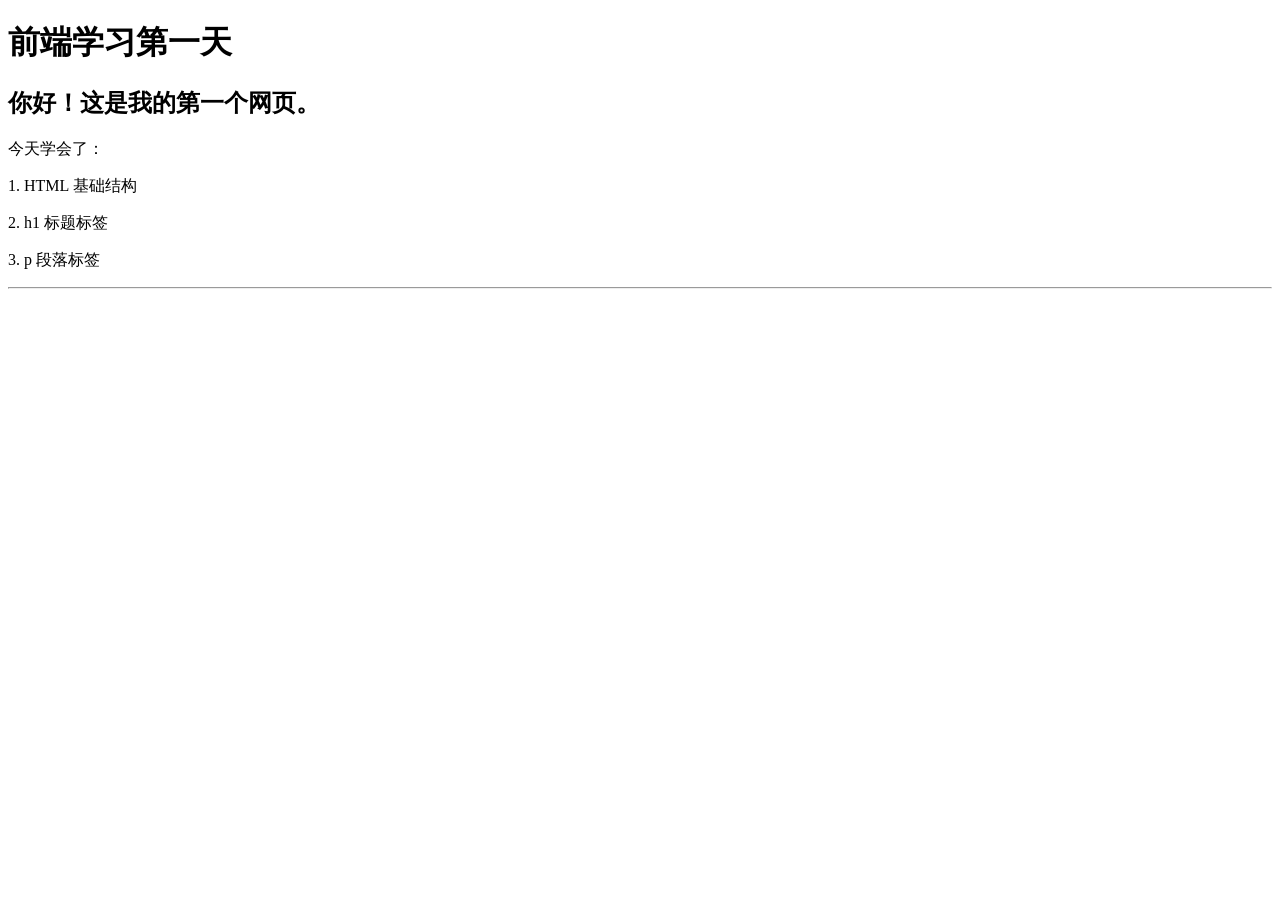
<file: 01-html/day01-one/index.html>
<!DOCTYPE html>
<html lang="zh-CN">
<head>
    <meta charset="UTF-8">
    <meta name="viewport" content="width=device-width, initial-scale=1.0">
    <title>Day 1 - 我的第一个网页</title>
</head>
<body>
    <h1>前端学习第一天</h1>
    <h2>你好！这是我的第一个网页。</h2>
    <p>今天学会了：</p>
    <p>1. HTML 基础结构</p>
    <p>2. h1 标题标签</p>
    <p>3. p 段落标签</p>
    <hr>
</body>
</html>
</file>
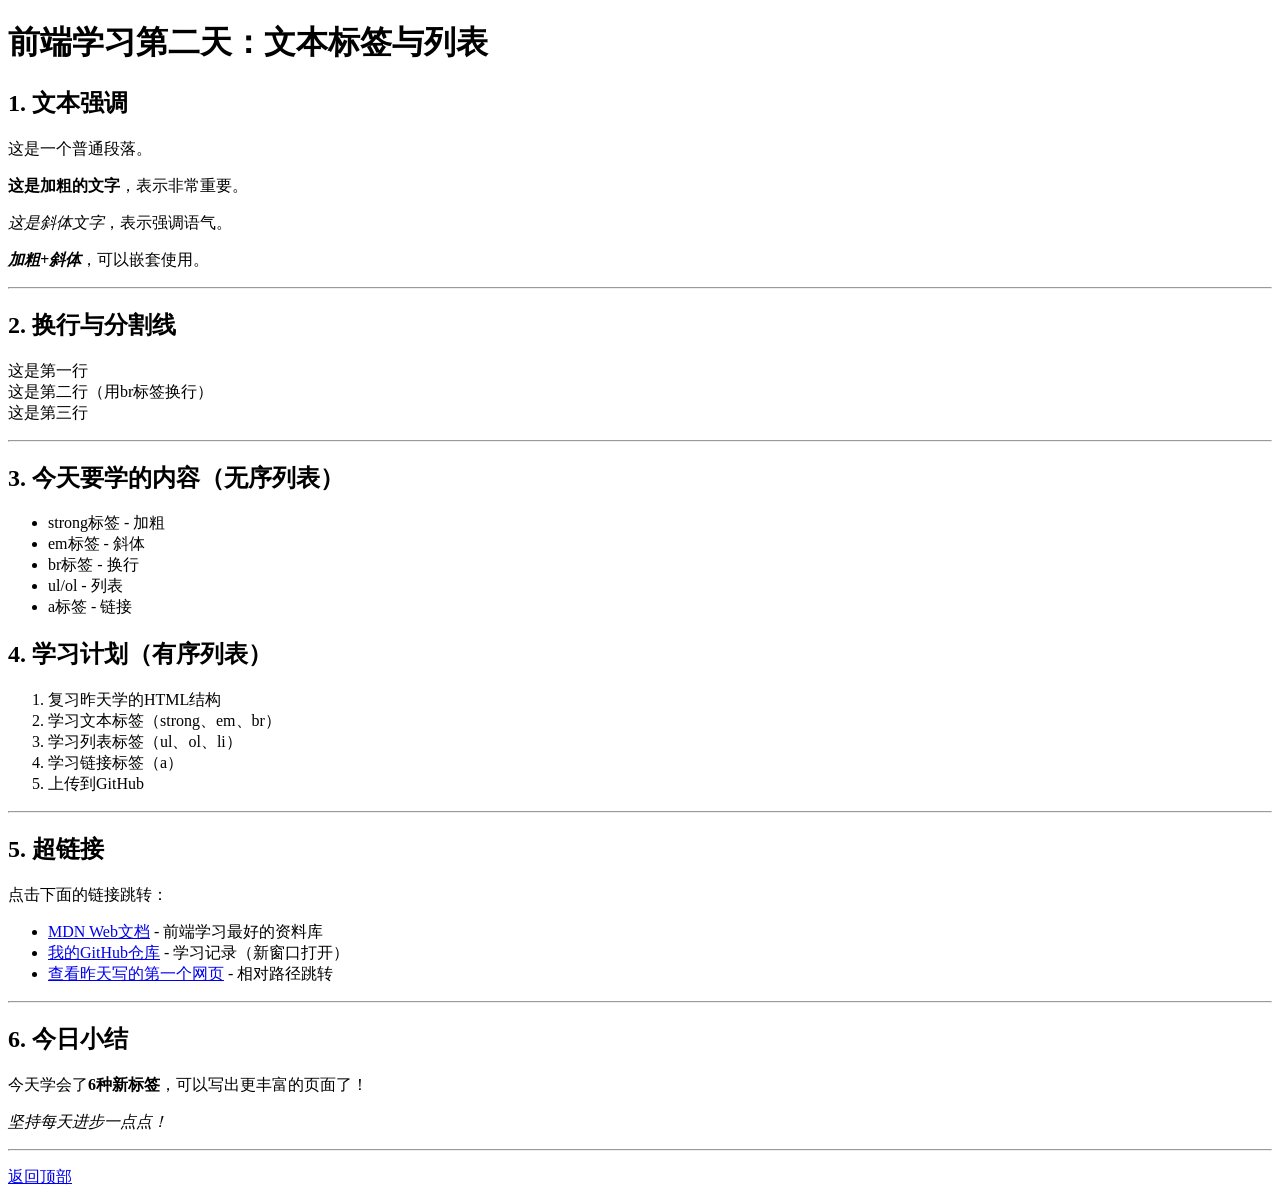
<file: 01-html/day02-text-and-lists/index.html>
<!DOCTYPE html>
<html lang="zh-CN">
<head>
    <meta charset="UTF-8">
    <meta name="viewport" content="width=device-width, initial-scale=1.0">
    <title>Day 2 - 文本标签与列表</title>
</head>
<body>
    <h1>前端学习第二天：文本标签与列表</h1>
    
    <!-- 1. 文本强调标签 -->
    <h2>1. 文本强调</h2>
    <p>这是一个普通段落。</p>
    <p><strong>这是加粗的文字</strong>，表示非常重要。</p>
    <p><em>这是斜体文字</em>，表示强调语气。</p>
    <p><strong><em>加粗+斜体</em></strong>，可以嵌套使用。</p>
    
    <hr>
    
    <!-- 2. 换行与分割线 -->
    <h2>2. 换行与分割线</h2>
    <p>
        这是第一行<br>
        这是第二行（用br标签换行）<br>
        这是第三行
    </p>
    <hr>
    
    <!-- 3. 无序列表 -->
    <h2>3. 今天要学的内容（无序列表）</h2>
    <ul>
        <li>strong标签 - 加粗</li>
        <li>em标签 - 斜体</li>
        <li>br标签 - 换行</li>
        <li>ul/ol - 列表</li>
        <li>a标签 - 链接</li>
    </ul>
    
    <!-- 4. 有序列表 -->
    <h2>4. 学习计划（有序列表）</h2>
    <ol>
        <li>复习昨天学的HTML结构</li>
        <li>学习文本标签（strong、em、br）</li>
        <li>学习列表标签（ul、ol、li）</li>
        <li>学习链接标签（a）</li>
        <li>上传到GitHub</li>
    </ol>
    
    <hr>
    
    <!-- 5. 超链接 -->
    <h2>5. 超链接</h2>
    <p>点击下面的链接跳转：</p>
    <ul>
        <li><a href="https://developer.mozilla.org/zh-CN/">MDN Web文档</a> - 前端学习最好的资料库</li>
        <li><a href="https://github.com/LLWW-1/learning-journey" target="_blank">我的GitHub仓库</a> - 学习记录（新窗口打开）</li>
        <li><a href="../day01-one/index.html">查看昨天写的第一个网页</a> - 相对路径跳转</li>
    </ul>
    
    <hr>
    
    <h2>6. 今日小结</h2>
    <p>今天学会了<strong>6种新标签</strong>，可以写出更丰富的页面了！</p>
    <p><em>坚持每天进步一点点！</em></p>
    
    <hr>
    
    <p><a href="#">返回顶部</a></p>
</body>
</html>
</file>
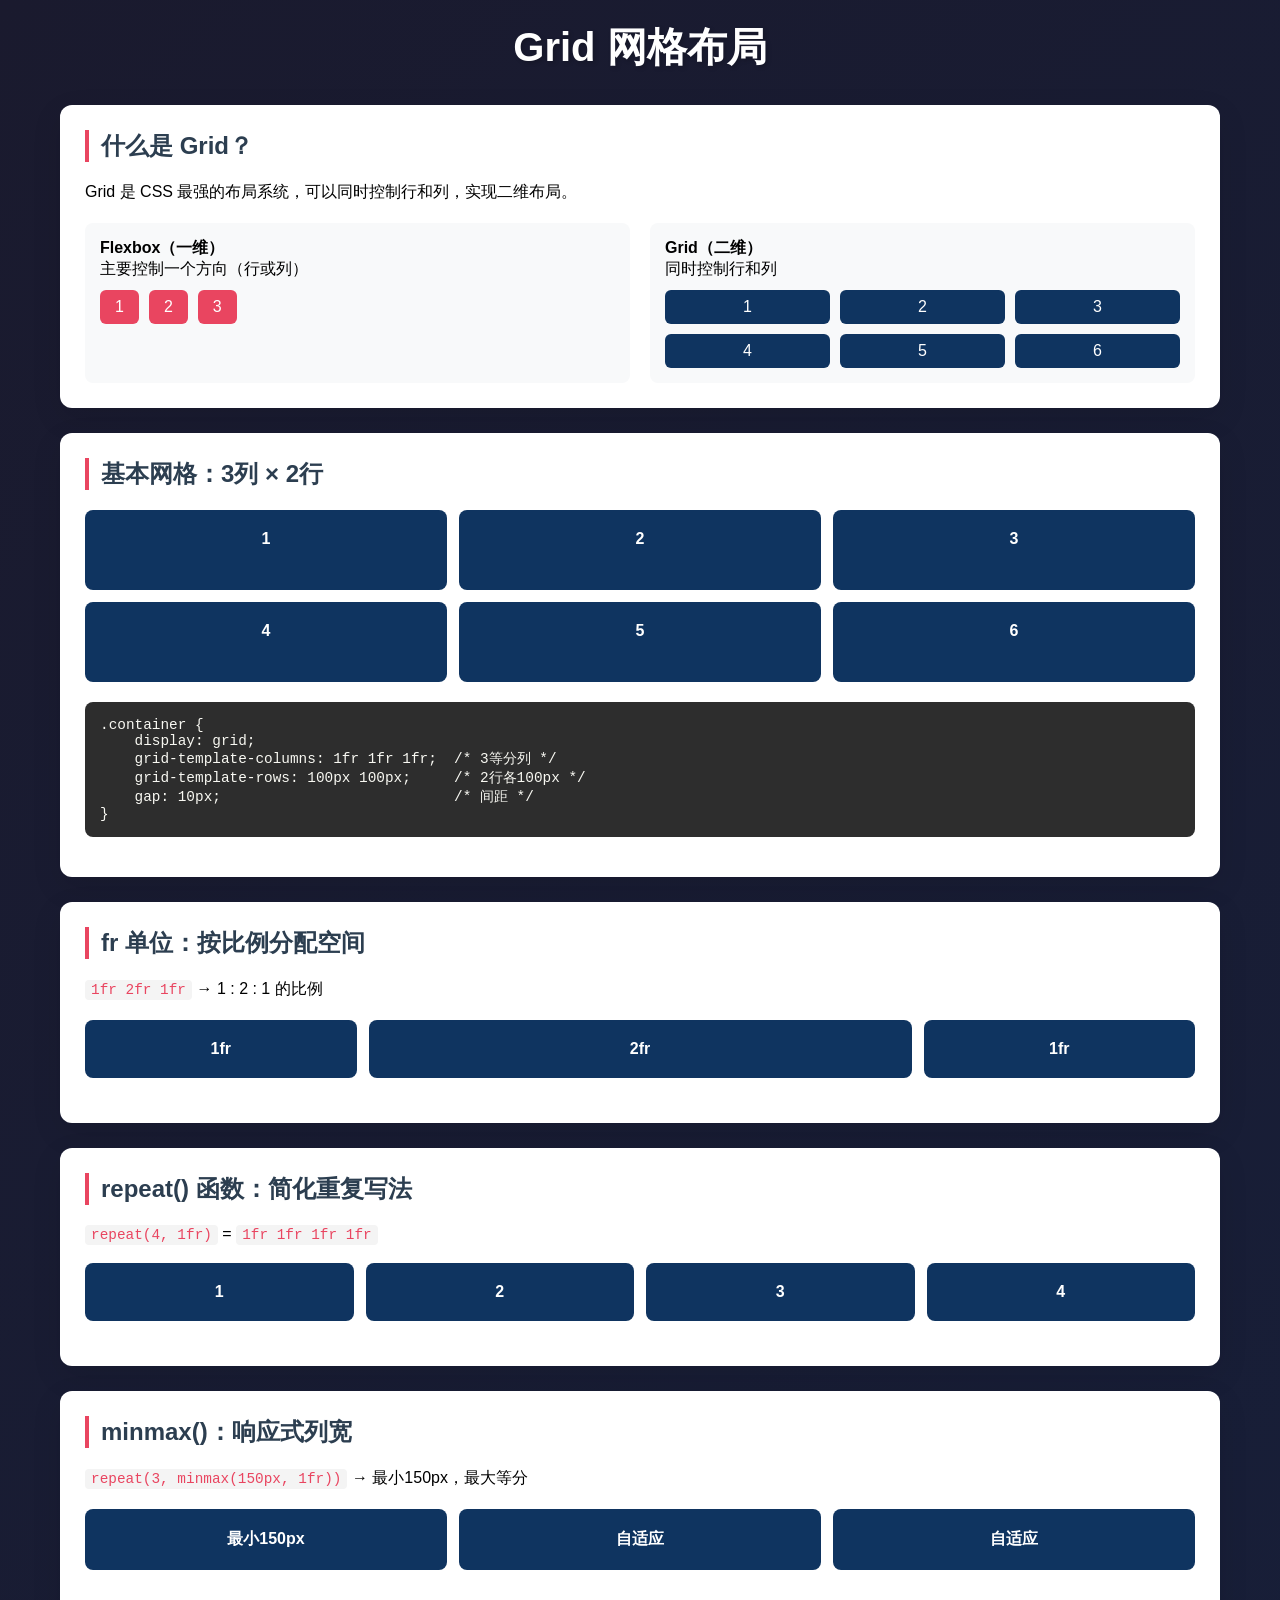
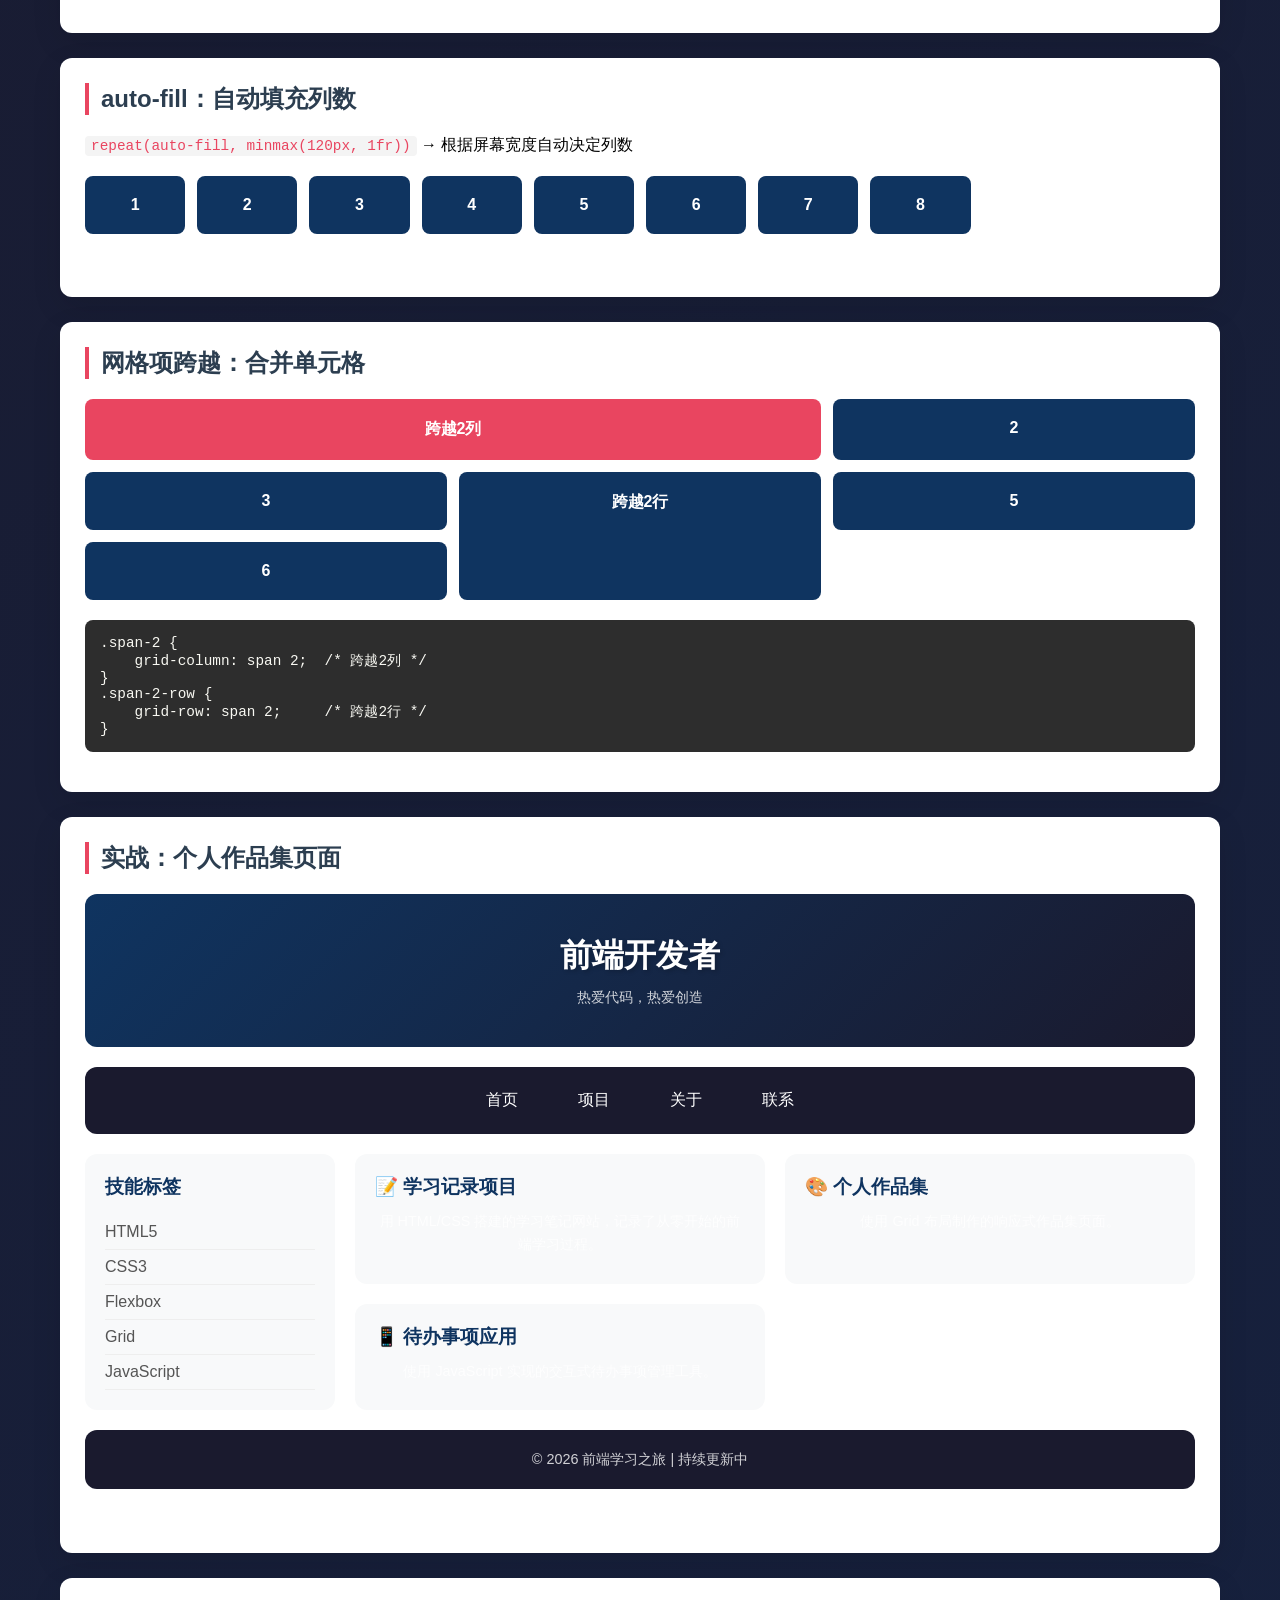
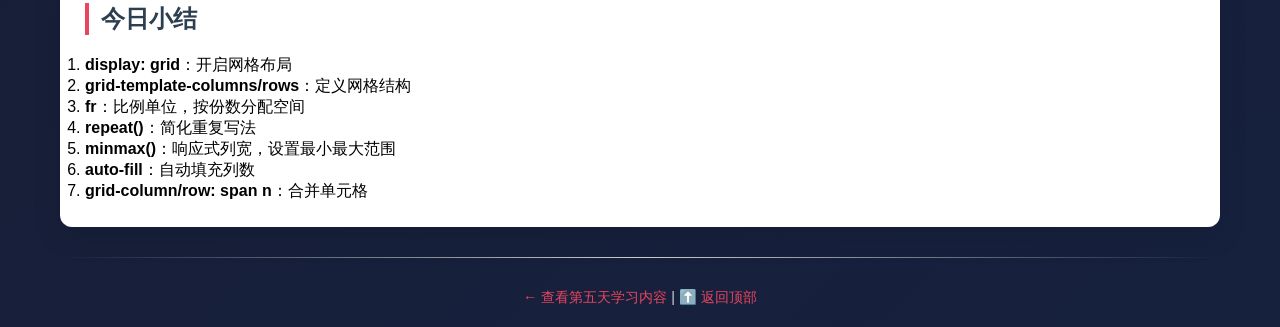
<file: 02-css/-grid/index.html>
<!DOCTYPE html>
<html lang="zh-CN">
<head>
    <meta charset="UTF-8">
    <meta name="viewport" content="width=device-width, initial-scale=1.0">
    <title>Grid 网格布局</title>
    <link rel="stylesheet" href="style.css">
</head>
<body>
    <h1>Grid 网格布局</h1>
    
    <!-- 1. Grid 简介 -->
    <div class="card">
        <h2>什么是 Grid？</h2>
        <p>Grid 是 CSS 最强的布局系统，可以同时控制行和列，实现二维布局。</p>
        <div class="compare">
            <div class="compare-item">
                <strong>Flexbox（一维）</strong>
                <p>主要控制一个方向（行或列）</p>
                <div class="flex-demo">
                    <span>1</span><span>2</span><span>3</span>
                </div>
            </div>
            <div class="compare-item">
                <strong>Grid（二维）</strong>
                <p>同时控制行和列</p>
                <div class="grid-demo">
                    <span>1</span><span>2</span><span>3</span>
                    <span>4</span><span>5</span><span>6</span>
                </div>
            </div>
        </div>
    </div>
    
    <!-- 2. 基本网格 -->
    <div class="card">
        <h2>基本网格：3列 × 2行</h2>
        <div class="basic-grid">
            <div class="grid-item">1</div>
            <div class="grid-item">2</div>
            <div class="grid-item">3</div>
            <div class="grid-item">4</div>
            <div class="grid-item">5</div>
            <div class="grid-item">6</div>
        </div>
        <pre><code>.container {
    display: grid;
    grid-template-columns: 1fr 1fr 1fr;  /* 3等分列 */
    grid-template-rows: 100px 100px;     /* 2行各100px */
    gap: 10px;                           /* 间距 */
}</code></pre>
    </div>
    
    <!-- 3. fr 单位演示 -->
    <div class="card">
        <h2>fr 单位：按比例分配空间</h2>
        <p><code>1fr 2fr 1fr</code> → 1 : 2 : 1 的比例</p>
        <div class="fr-grid">
            <div class="grid-item">1fr</div>
            <div class="grid-item">2fr</div>
            <div class="grid-item">1fr</div>
        </div>
    </div>
    
    <!-- 4. repeat() 函数 -->
    <div class="card">
        <h2>repeat() 函数：简化重复写法</h2>
        <p><code>repeat(4, 1fr)</code> = <code>1fr 1fr 1fr 1fr</code></p>
        <div class="repeat-grid">
            <div class="grid-item">1</div>
            <div class="grid-item">2</div>
            <div class="grid-item">3</div>
            <div class="grid-item">4</div>
        </div>
    </div>
    
    <!-- 5. minmax() 响应式 -->
    <div class="card">
        <h2>minmax()：响应式列宽</h2>
        <p><code>repeat(3, minmax(150px, 1fr))</code> → 最小150px，最大等分</p>
        <div class="responsive-grid">
            <div class="grid-item">最小150px</div>
            <div class="grid-item">自适应</div>
            <div class="grid-item">自适应</div>
        </div>
        <p><small>试试缩小浏览器窗口，看到列宽变化了吗？</small></p>
    </div>
    
    <!-- 6. auto-fill 自动填充 -->
    <div class="card">
        <h2>auto-fill：自动填充列数</h2>
        <p><code>repeat(auto-fill, minmax(120px, 1fr))</code> → 根据屏幕宽度自动决定列数</p>
        <div class="auto-fill-grid">
            <div class="grid-item">1</div>
            <div class="grid-item">2</div>
            <div class="grid-item">3</div>
            <div class="grid-item">4</div>
            <div class="grid-item">5</div>
            <div class="grid-item">6</div>
            <div class="grid-item">7</div>
            <div class="grid-item">8</div>
        </div>
        <p><small>调整浏览器宽度，看列数自动变化！</small></p>
    </div>
    
    <!-- 7. 网格项跨越 -->
    <div class="card">
        <h2>网格项跨越：合并单元格</h2>
        <div class="span-grid">
            <div class="grid-item span-2">跨越2列</div>
            <div class="grid-item">2</div>
            <div class="grid-item">3</div>
            <div class="grid-item span-2-row">跨越2行</div>
            <div class="grid-item">5</div>
            <div class="grid-item">6</div>
        </div>
        <pre><code>.span-2 {
    grid-column: span 2;  /* 跨越2列 */
}
.span-2-row {
    grid-row: span 2;     /* 跨越2行 */
}</code></pre>
    </div>
    
    <!-- 8. 实战：个人作品集页面 -->
    <div class="card">
        <h2>实战：个人作品集页面</h2>
        <div class="portfolio">
            <header class="portfolio-header">
                <h1>前端开发者</h1>
                <p>热爱代码，热爱创造</p>
            </header>
            
            <nav class="portfolio-nav">
                <a href="#">首页</a>
                <a href="#">项目</a>
                <a href="#">关于</a>
                <a href="#">联系</a>
            </nav>
            
            <div class="portfolio-sidebar">
                <h3>技能标签</h3>
                <ul>
                    <li>HTML5</li>
                    <li>CSS3</li>
                    <li>Flexbox</li>
                    <li>Grid</li>
                    <li>JavaScript</li>
                </ul>
            </div>
            
            <main class="portfolio-main">
                <div class="project-card">
                    <h3>📝 学习记录项目</h3>
                    <p>用 HTML/CSS 搭建的学习笔记网站，记录了从零开始的前端学习过程。</p>
                </div>
                <div class="project-card">
                    <h3>🎨 个人作品集</h3>
                    <p>使用 Grid 布局制作的响应式作品集页面。</p>
                </div>
                <div class="project-card">
                    <h3>📱 待办事项应用</h3>
                    <p>使用 JavaScript 实现的交互式待办事项管理工具。</p>
                </div>
            </main>
            
            <footer class="portfolio-footer">
                <p>© 2026 前端学习之旅 | 持续更新中</p>
            </footer>
        </div>
        <p>这个作品集页面用 Grid 实现了完整的页面布局！</p>
    </div>
    
    <!-- 9. 今日小结 -->
    <div class="card">
        <h2>今日小结</h2>
        <ol>
            <li><strong>display: grid</strong>：开启网格布局</li>
            <li><strong>grid-template-columns/rows</strong>：定义网格结构</li>
            <li><strong>fr</strong>：比例单位，按份数分配空间</li>
            <li><strong>repeat()</strong>：简化重复写法</li>
            <li><strong>minmax()</strong>：响应式列宽，设置最小最大范围</li>
            <li><strong>auto-fill</strong>：自动填充列数</li>
            <li><strong>grid-column/row: span n</strong>：合并单元格</li>
        </ol>
    </div>
    
    <hr>
    <p>
        <a href="../day05-flexbox/index.html">← 查看第五天学习内容</a> | 
        <a href="#">⬆️ 返回顶部</a>
    </p>
</body>
</html>
</file>
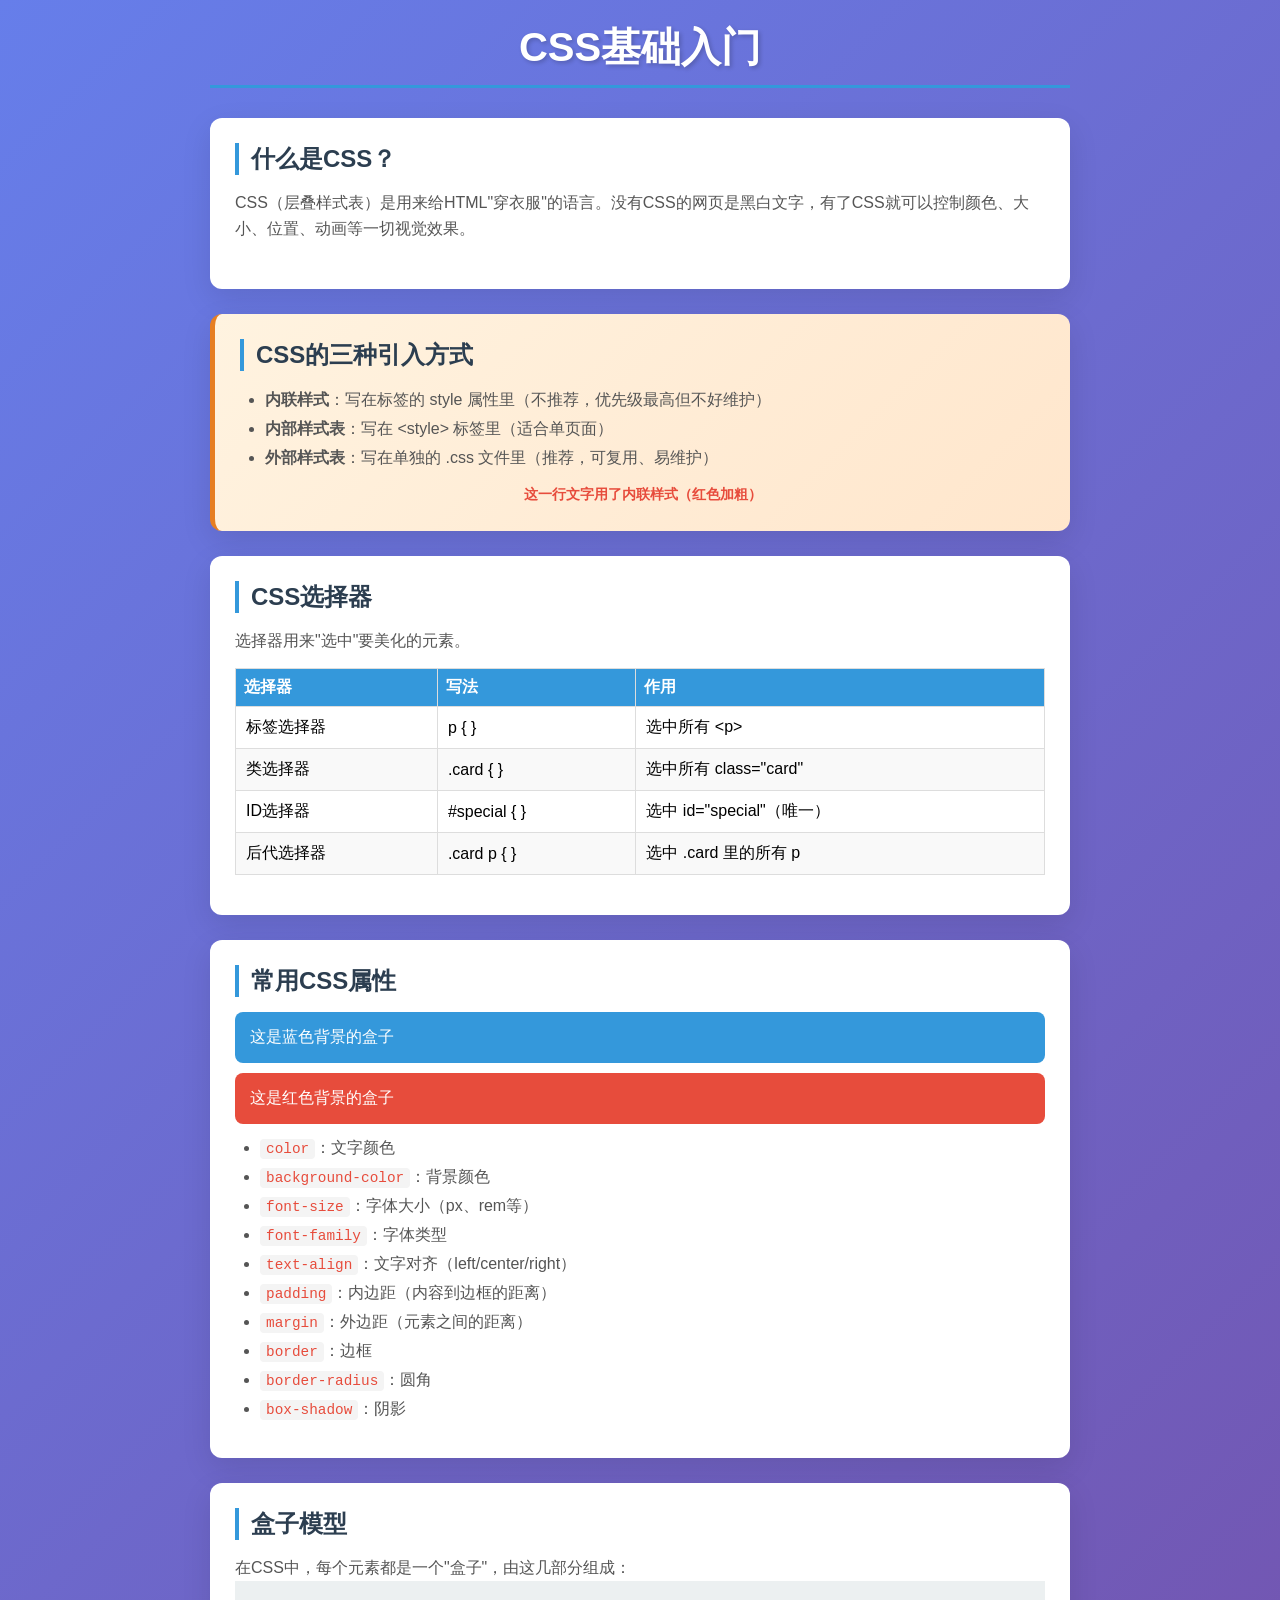
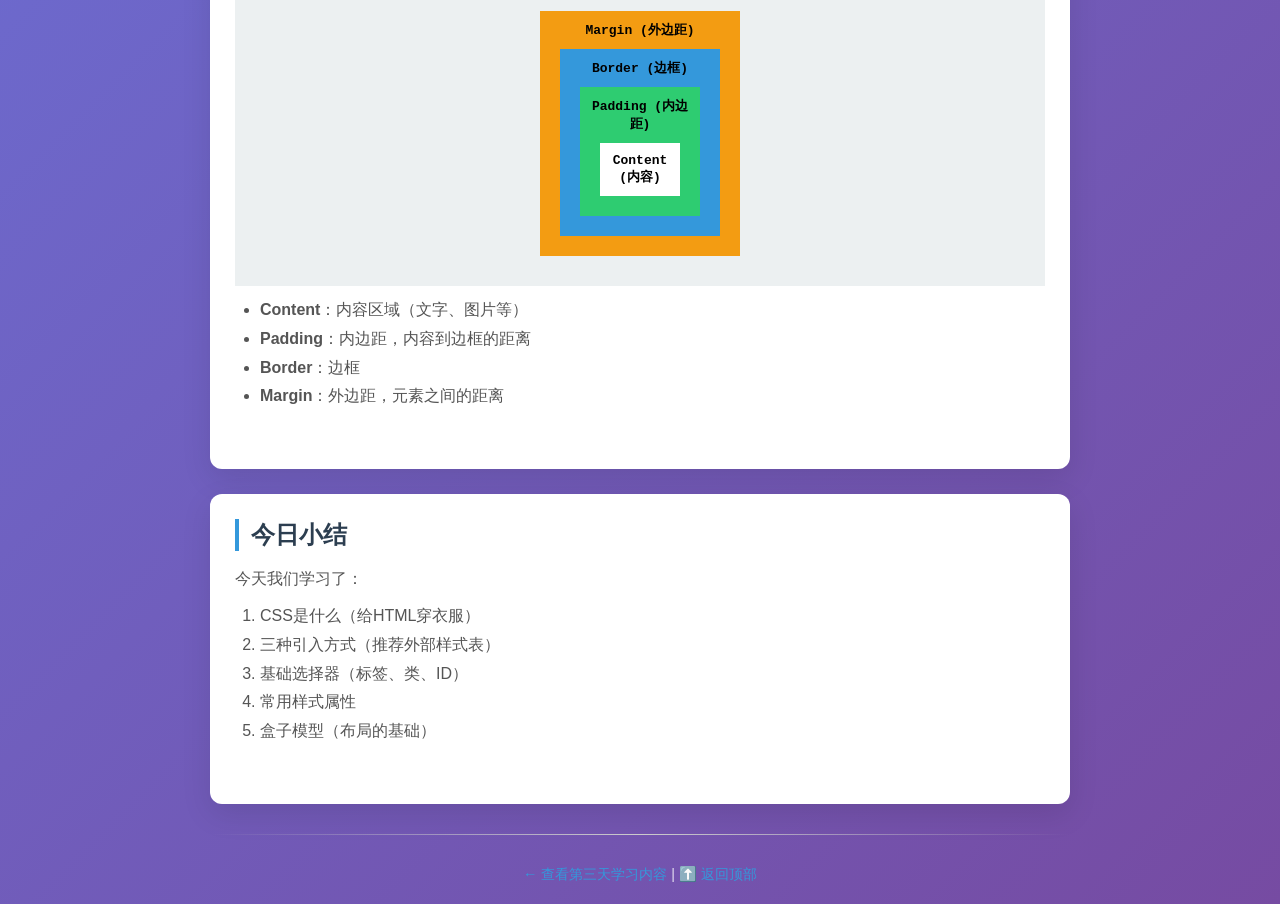
<file: 02-css/css-basics/index.html>
<!DOCTYPE html>
<html lang="zh-CN">
<head>
    <meta charset="UTF-8">
    <meta name="viewport" content="width=device-width, initial-scale=1.0">
    <title>CSS基础入门</title>
    
    <!-- 内部样式表：写在 head 里，只对这个页面生效 -->
    <style>
        /* 这是 CSS 注释 */
        body {
            font-family: Arial, sans-serif;
            margin: 20px;
            background-color: #f5f5f5;
        }
        
        /* 标签选择器：选中所有 h1 */
        h1 {
            color: #2c3e50;
            text-align: center;
            border-bottom: 3px solid #3498db;
            padding-bottom: 10px;
        }
        
        /* 类选择器：用 . 开头，可以复用 */
        .card {
            background-color: white;
            border-radius: 10px;
            padding: 20px;
            margin: 20px 0;
            box-shadow: 0 2px 5px rgba(0,0,0,0.1);
        }
        
        /* ID 选择器：用 # 开头，唯一 */
        #special {
            background-color: #fff3e0;
            border-left: 5px solid #e67e22;
        }
        
        /* 后代选择器：选中 .card 里的所有 p 标签 */
        .card p {
            line-height: 1.6;
            color: #555;
        }
    </style>
    
    <!-- 外部样式表：链接外部的 CSS 文件 -->
    <link rel="stylesheet" href="style.css">
</head>
<body>
    <h1>CSS基础入门</h1>
    
    <div class="card">
        <h2>什么是CSS？</h2>
        <p>CSS（层叠样式表）是用来给HTML"穿衣服"的语言。没有CSS的网页是黑白文字，有了CSS就可以控制颜色、大小、位置、动画等一切视觉效果。</p>
        <p><strong>核心思想：</strong> 结构与样式分离。HTML负责内容，CSS负责表现。</p>
    </div>
    
    <div class="card" id="special">
        <h2>CSS的三种引入方式</h2>
        <ul>
            <li><strong>内联样式</strong>：写在标签的 style 属性里（不推荐，优先级最高但不好维护）</li>
            <li><strong>内部样式表</strong>：写在 &lt;style&gt; 标签里（适合单页面）</li>
            <li><strong>外部样式表</strong>：写在单独的 .css 文件里（推荐，可复用、易维护）</li>
        </ul>
        <p style="color: #e74c3c; font-weight: bold;">这一行文字用了内联样式（红色加粗）</p>
    </div>
    
    <div class="card">
        <h2>CSS选择器</h2>
        <p>选择器用来"选中"要美化的元素。</p>
        <table style="width: 100%; border-collapse: collapse;">
            <thead>
                <tr><th style="background: #3498db; color: white; padding: 8px;">选择器</th>
                    <th style="background: #3498db; color: white; padding: 8px;">写法</th>
                    <th style="background: #3498db; color: white; padding: 8px;">作用</th>
                </tr>
            </thead>
            <tbody>
                <tr><td>标签选择器</td><td>p { }</td><td>选中所有 &lt;p&gt;</td></tr>
                <tr><td>类选择器</td><td>.card { }</td><td>选中所有 class="card"</td></tr>
                <tr><td>ID选择器</td><td>#special { }</td><td>选中 id="special"（唯一）</td></tr>
                <tr><td>后代选择器</td><td>.card p { }</td><td>选中 .card 里的所有 p</td></tr>
            </tbody>
        </table>
    </div>
    
    <div class="card">
        <h2>常用CSS属性</h2>
        <div class="demo-box" style="background: #3498db; color: white; padding: 15px; border-radius: 8px; margin: 10px 0;">
            这是蓝色背景的盒子
        </div>
        <div class="demo-box" style="background: #e74c3c; color: white; padding: 15px; border-radius: 8px; margin: 10px 0;">
            这是红色背景的盒子
        </div>
        <ul>
            <li><code>color</code>：文字颜色</li>
            <li><code>background-color</code>：背景颜色</li>
            <li><code>font-size</code>：字体大小（px、rem等）</li>
            <li><code>font-family</code>：字体类型</li>
            <li><code>text-align</code>：文字对齐（left/center/right）</li>
            <li><code>padding</code>：内边距（内容到边框的距离）</li>
            <li><code>margin</code>：外边距（元素之间的距离）</li>
            <li><code>border</code>：边框</li>
            <li><code>border-radius</code>：圆角</li>
            <li><code>box-shadow</code>：阴影</li>
        </ul>
    </div>
    
    <div class="card">
        <h2>盒子模型</h2>
        <p>在CSS中，每个元素都是一个"盒子"，由这几部分组成：</p>
        <div style="background: #ecf0f1; padding: 20px; text-align: center; font-family: monospace;">
            <div style="background: #f39c12; padding: 10px; margin: 10px auto; width: 200px;">
                <strong>Margin (外边距)</strong>
                <div style="background: #3498db; padding: 10px; margin: 10px;">
                    <strong>Border (边框)</strong>
                    <div style="background: #2ecc71; padding: 10px; margin: 10px;">
                        <strong>Padding (内边距)</strong>
                        <div style="background: white; padding: 10px; margin: 10px;">
                            <strong>Content (内容)</strong>
                        </div>
                    </div>
                </div>
            </div>
        </div>
        <ul>
            <li><strong>Content</strong>：内容区域（文字、图片等）</li>
            <li><strong>Padding</strong>：内边距，内容到边框的距离</li>
            <li><strong>Border</strong>：边框</li>
            <li><strong>Margin</strong>：外边距，元素之间的距离</li>
        </ul>
        <p><strong>记住：</strong> 一个元素实际占用的宽度 = width + padding + border + margin</p>
    </div>
    
    <div class="card">
        <h2>今日小结</h2>
        <p>今天我们学习了：</p>
        <ol>
            <li>CSS是什么（给HTML穿衣服）</li>
            <li>三种引入方式（推荐外部样式表）</li>
            <li>基础选择器（标签、类、ID）</li>
            <li>常用样式属性</li>
            <li>盒子模型（布局的基础）</li>
        </ol>
        <p>从今天起，你可以做出好看的页面了！</p>
    </div>
    
    <hr>
    <p>
        <a href="../../01-html/day03-images-tables-forms/index.html">← 查看第三天学习内容</a> | 
        <a href="#">⬆️ 返回顶部</a>
    </p>
</body>
</html>
</file>
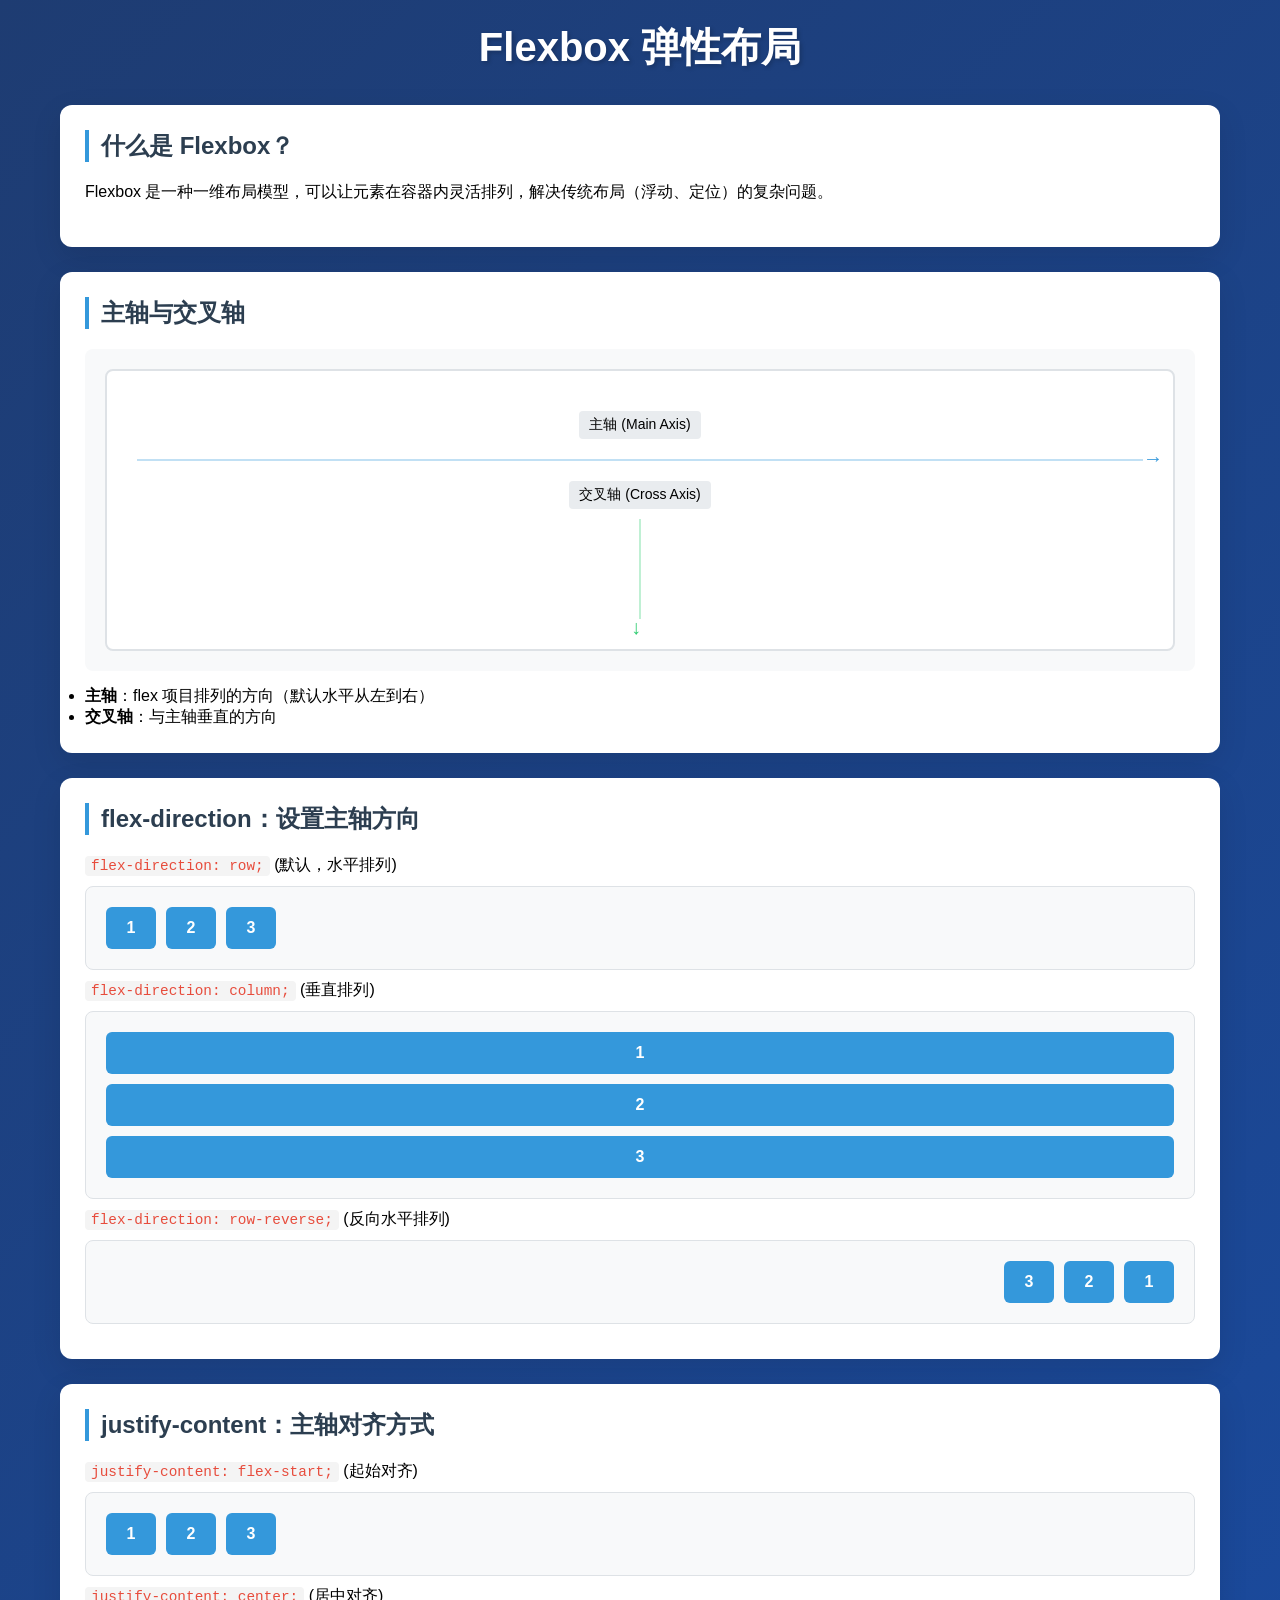
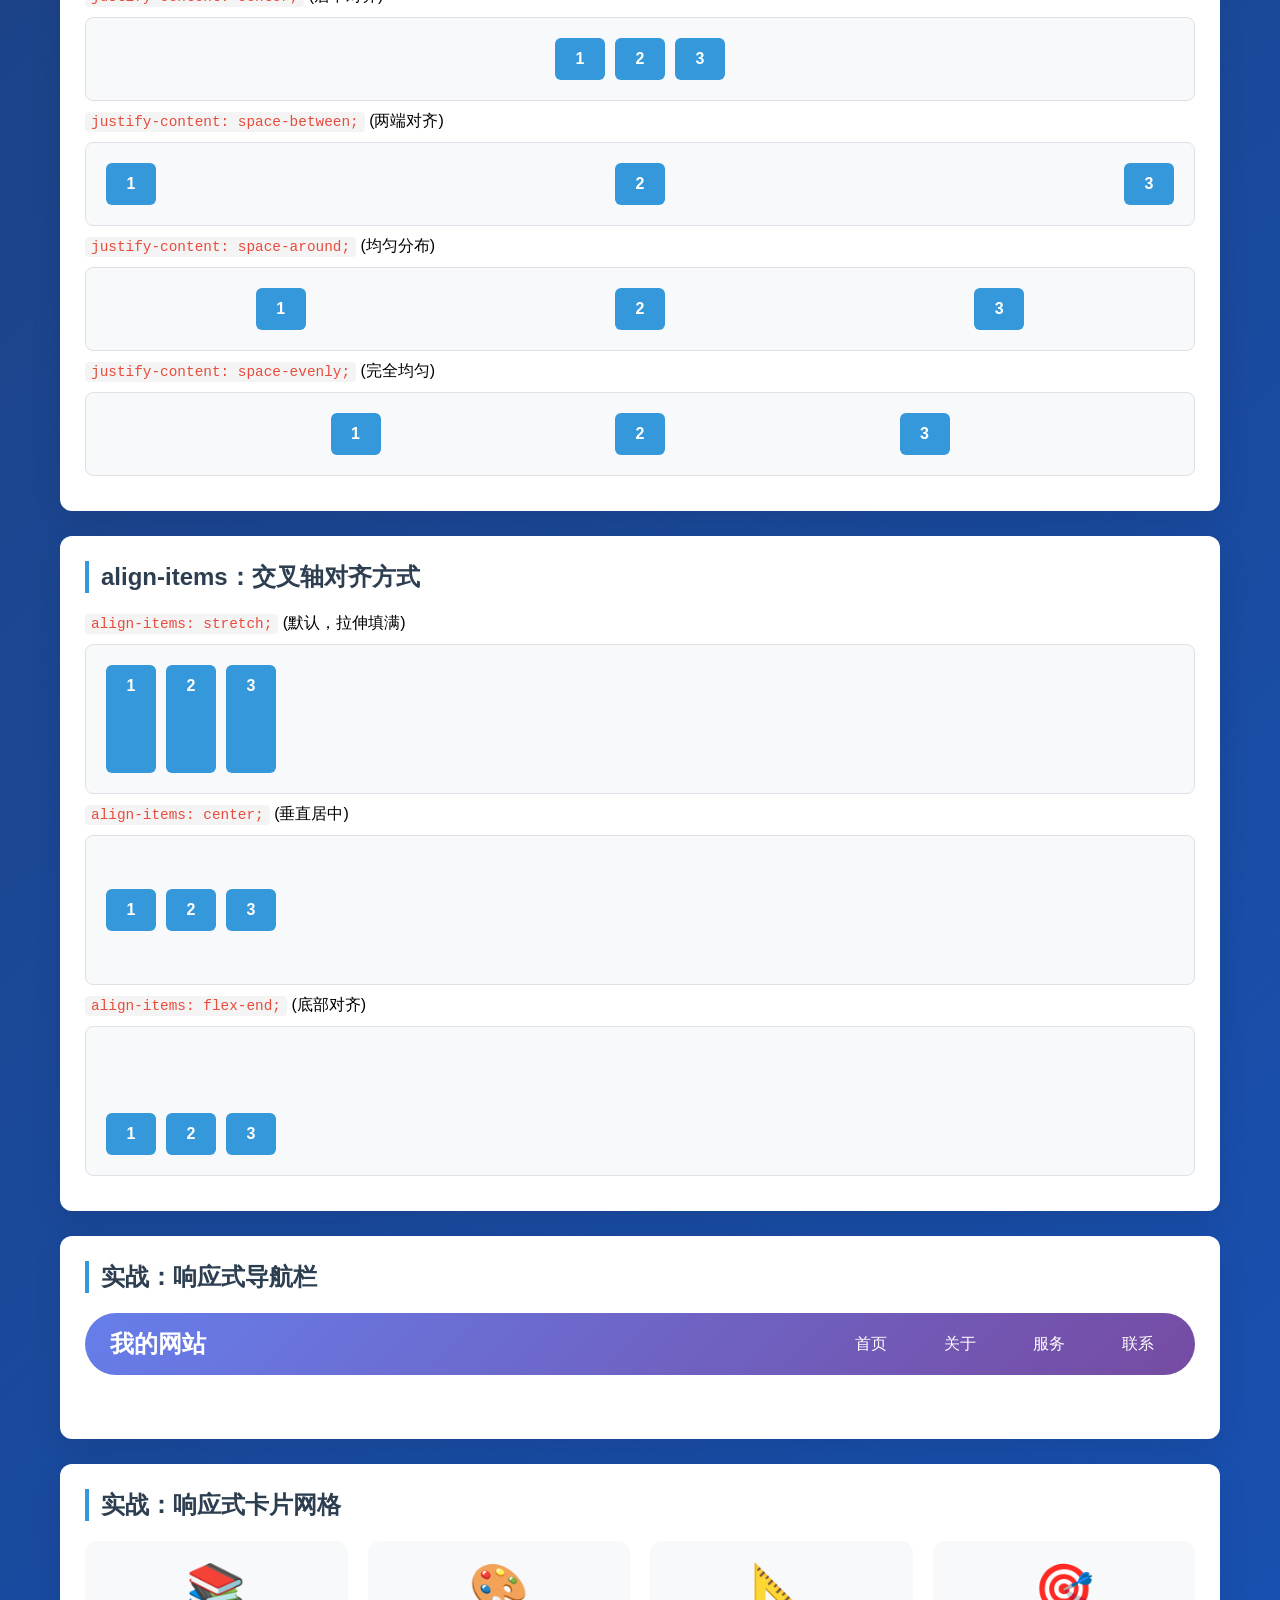
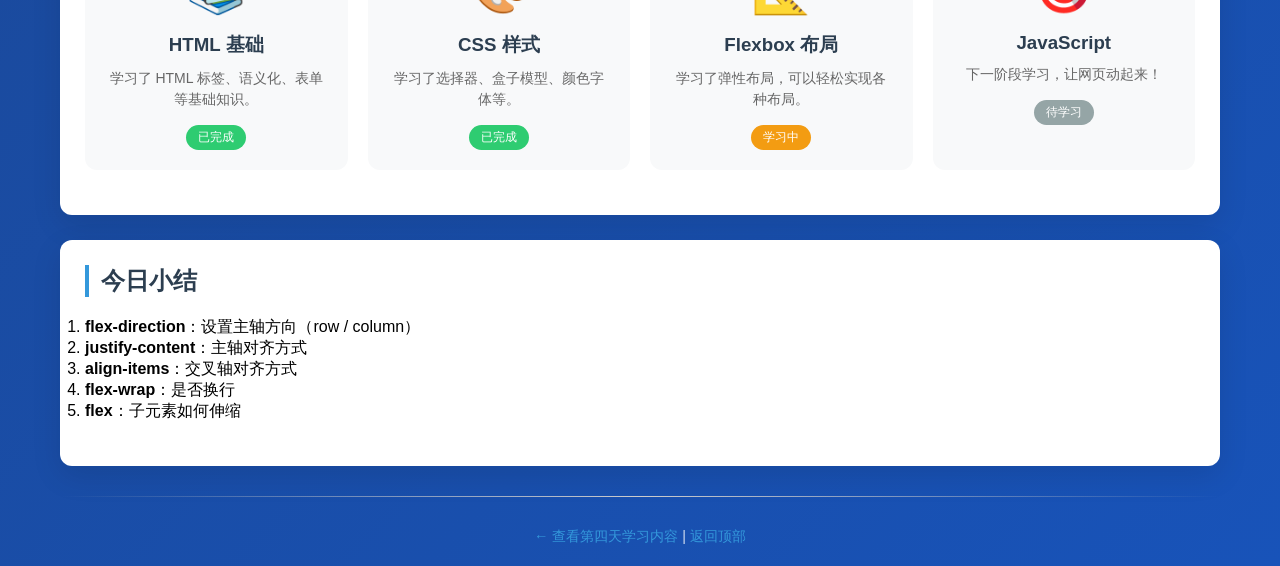
<file: 02-css/flexbox/index.html>
<!DOCTYPE html>
<html lang="zh-CN">
<head>
    <meta charset="UTF-8">
    <meta name="viewport" content="width=device-width, initial-scale=1.0">
    <title>Flexbox 弹性布局</title>
    <link rel="stylesheet" href="style.css">
</head>
<body>
    <h1>Flexbox 弹性布局</h1>
    
    <!-- 1. Flexbox 简介 -->
    <div class="card">
        <h2>什么是 Flexbox？</h2>
        <p>Flexbox 是一种一维布局模型，可以让元素在容器内灵活排列，解决传统布局（浮动、定位）的复杂问题。</p>
        <p><strong>核心思想：</strong> 让容器有能力改变子元素的宽度/高度/顺序，以最佳方式填充可用空间。</p>
    </div>
    
    <!-- 2. 主轴与交叉轴 -->
    <div class="card">
        <h2>主轴与交叉轴</h2>
        <div class="axis-demo">
            <div class="axis-container">
                <div class="axis-label">主轴 (Main Axis)</div>
                <div class="axis-line main-axis"></div>
                <div class="axis-label">交叉轴 (Cross Axis)</div>
                <div class="axis-line cross-axis"></div>
            </div>
        </div>
        <ul>
            <li><strong>主轴</strong>：flex 项目排列的方向（默认水平从左到右）</li>
            <li><strong>交叉轴</strong>：与主轴垂直的方向</li>
        </ul>
    </div>
    
    <!-- 3. flex-direction 练习 -->
    <div class="card">
        <h2>flex-direction：设置主轴方向</h2>
        <div class="demo-section">
            <p><code>flex-direction: row;</code> (默认，水平排列)</p>
            <div class="flex-container row-demo">
                <div class="flex-item">1</div>
                <div class="flex-item">2</div>
                <div class="flex-item">3</div>
            </div>
            
            <p><code>flex-direction: column;</code> (垂直排列)</p>
            <div class="flex-container column-demo">
                <div class="flex-item">1</div>
                <div class="flex-item">2</div>
                <div class="flex-item">3</div>
            </div>
            
            <p><code>flex-direction: row-reverse;</code> (反向水平排列)</p>
            <div class="flex-container row-reverse-demo">
                <div class="flex-item">1</div>
                <div class="flex-item">2</div>
                <div class="flex-item">3</div>
            </div>
        </div>
    </div>
    
    <!-- 4. justify-content 练习 -->
    <div class="card">
        <h2>justify-content：主轴对齐方式</h2>
        <div class="demo-section">
            <p><code>justify-content: flex-start;</code> (起始对齐)</p>
            <div class="flex-container justify-start">
                <div class="flex-item">1</div>
                <div class="flex-item">2</div>
                <div class="flex-item">3</div>
            </div>
            
            <p><code>justify-content: center;</code> (居中对齐)</p>
            <div class="flex-container justify-center">
                <div class="flex-item">1</div>
                <div class="flex-item">2</div>
                <div class="flex-item">3</div>
            </div>
            
            <p><code>justify-content: space-between;</code> (两端对齐)</p>
            <div class="flex-container justify-between">
                <div class="flex-item">1</div>
                <div class="flex-item">2</div>
                <div class="flex-item">3</div>
            </div>
            
            <p><code>justify-content: space-around;</code> (均匀分布)</p>
            <div class="flex-container justify-around">
                <div class="flex-item">1</div>
                <div class="flex-item">2</div>
                <div class="flex-item">3</div>
            </div>
            
            <p><code>justify-content: space-evenly;</code> (完全均匀)</p>
            <div class="flex-container justify-evenly">
                <div class="flex-item">1</div>
                <div class="flex-item">2</div>
                <div class="flex-item">3</div>
            </div>
        </div>
    </div>
    
    <!-- 5. align-items 练习 -->
    <div class="card">
        <h2>align-items：交叉轴对齐方式</h2>
        <div class="demo-section">
            <p><code>align-items: stretch;</code> (默认，拉伸填满)</p>
            <div class="flex-container align-stretch" style="height: 150px;">
                <div class="flex-item" style="height: auto;">1</div>
                <div class="flex-item" style="height: auto;">2</div>
                <div class="flex-item" style="height: auto;">3</div>
            </div>
            
            <p><code>align-items: center;</code> (垂直居中)</p>
            <div class="flex-container align-center" style="height: 150px;">
                <div class="flex-item">1</div>
                <div class="flex-item">2</div>
                <div class="flex-item">3</div>
            </div>
            
            <p><code>align-items: flex-end;</code> (底部对齐)</p>
            <div class="flex-container align-end" style="height: 150px;">
                <div class="flex-item">1</div>
                <div class="flex-item">2</div>
                <div class="flex-item">3</div>
            </div>
        </div>
    </div>
    
    <!-- 6. 实战：响应式导航栏 -->
    <div class="card">
        <h2>实战：响应式导航栏</h2>
        <div class="navbar">
            <div class="logo">我的网站</div>
            <ul class="nav-links">
                <li><a href="#">首页</a></li>
                <li><a href="#">关于</a></li>
                <li><a href="#">服务</a></li>
                <li><a href="#">联系</a></li>
            </ul>
        </div>
        <p>这个导航栏使用 Flexbox 实现，在手机屏幕上会自动换行！</p>
    </div>
    
    <!-- 7. 实战：卡片网格 -->
    <div class="card">
        <h2>实战：响应式卡片网格</h2>
        <div class="card-grid">
            <div class="grid-card">
                <div class="card-icon">📚</div>
                <h3>HTML 基础</h3>
                <p>学习了 HTML 标签、语义化、表单等基础知识。</p>
                <span class="badge">已完成</span>
            </div>
            <div class="grid-card">
                <div class="card-icon">🎨</div>
                <h3>CSS 样式</h3>
                <p>学习了选择器、盒子模型、颜色字体等。</p>
                <span class="badge">已完成</span>
            </div>
            <div class="grid-card">
                <div class="card-icon">📐</div>
                <h3>Flexbox 布局</h3>
                <p>学习了弹性布局，可以轻松实现各种布局。</p>
                <span class="badge">学习中</span>
            </div>
            <div class="grid-card">
                <div class="card-icon">🎯</div>
                <h3>JavaScript</h3>
                <p>下一阶段学习，让网页动起来！</p>
                <span class="badge">待学习</span>
            </div>
        </div>
    </div>
    
    <!-- 8. 今日小结 -->
    <div class="card">
        <h2>今日小结</h2>
        <ol>
            <li><strong>flex-direction</strong>：设置主轴方向（row / column）</li>
            <li><strong>justify-content</strong>：主轴对齐方式</li>
            <li><strong>align-items</strong>：交叉轴对齐方式</li>
            <li><strong>flex-wrap</strong>：是否换行</li>
            <li><strong>flex</strong>：子元素如何伸缩</li>
        </ol>
        <p>Flexbox 是前端布局的核心技能，一定要多练习！</p>
    </div>
    
    <hr>
    <p>
        <a href="../day04-css-basics/index.html">← 查看第四天学习内容</a> | 
        <a href="#">返回顶部</a>
    </p>
</body>
</html>
</file>
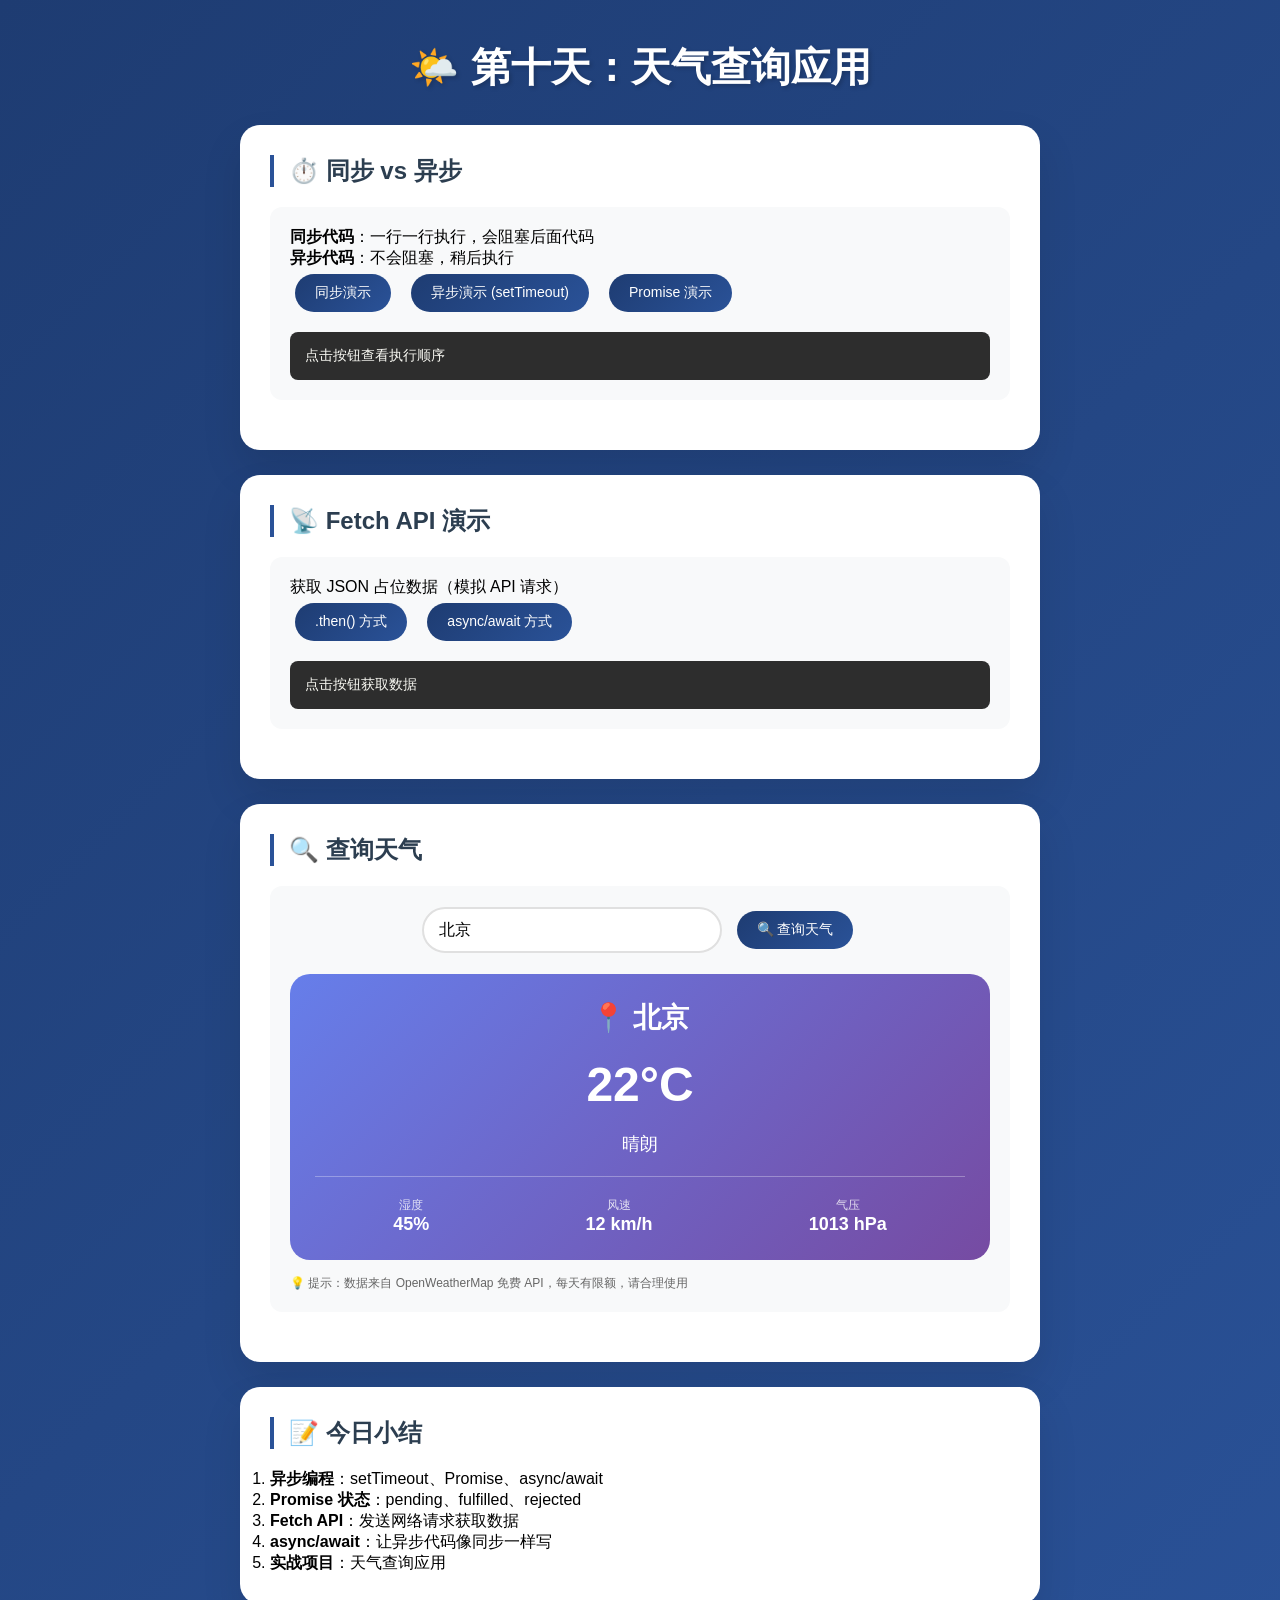
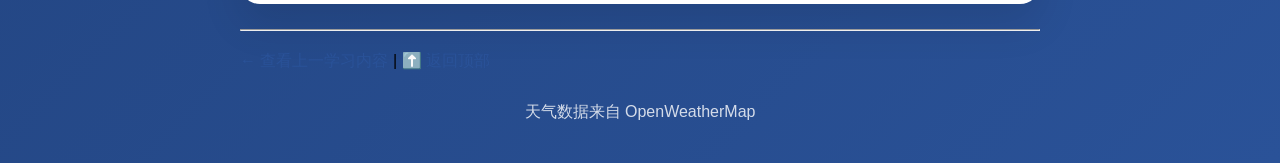
<file: 03-javascript/async-api/index.html>
<!DOCTYPE html>
<html lang="zh-CN">

<head>
    <meta charset="UTF-8">
    <meta name="viewport" content="width=device-width, initial-scale=1.0">
    <title>天气查询应用 | 异步编程与API调用</title>
    <style>
        * {
            margin: 0;
            padding: 0;
            box-sizing: border-box;
        }

        body {
            font-family: 'Segoe UI', Tahoma, Geneva, Verdana, sans-serif;
            background: linear-gradient(135deg, #1e3c72 0%, #2a5298 100%);
            min-height: 100vh;
            padding: 40px 20px;
        }

        .container {
            max-width: 800px;
            margin: 0 auto;
        }

        h1 {
            color: white;
            text-align: center;
            margin-bottom: 30px;
            font-size: 2.5rem;
            text-shadow: 2px 2px 4px rgba(0, 0, 0, 0.2);
        }

        .card {
            background: white;
            border-radius: 20px;
            padding: 30px;
            margin-bottom: 25px;
            box-shadow: 0 20px 40px rgba(0, 0, 0, 0.1);
        }

        h2 {
            color: #2c3e50;
            margin-bottom: 20px;
            border-left: 4px solid #2a5298;
            padding-left: 15px;
        }

        /* 演示区域 */
        .demo-section {
            background: #f8f9fa;
            padding: 20px;
            border-radius: 12px;
            margin-bottom: 20px;
        }

        button {
            background: linear-gradient(135deg, #1e3c72 0%, #2a5298 100%);
            color: white;
            border: none;
            padding: 10px 20px;
            border-radius: 25px;
            cursor: pointer;
            font-size: 14px;
            transition: all 0.3s;
            margin: 5px;
        }

        button:hover {
            transform: translateY(-2px);
            box-shadow: 0 5px 15px rgba(0, 0, 0, 0.2);
        }

        input {
            padding: 12px 15px;
            border: 2px solid #e0e0e0;
            border-radius: 25px;
            font-size: 16px;
            width: 100%;
            max-width: 300px;
            transition: all 0.3s;
        }

        input:focus {
            outline: none;
            border-color: #2a5298;
        }

        .output {
            background: #2d2d2d;
            color: #f8f8f2;
            padding: 15px;
            border-radius: 8px;
            font-family: monospace;
            margin-top: 15px;
            font-size: 14px;
            word-break: break-word;
        }

        /* 天气卡片 */
        .weather-card {
            background: linear-gradient(135deg, #667eea 0%, #764ba2 100%);
            color: white;
            border-radius: 20px;
            padding: 25px;
            margin-top: 20px;
            text-align: center;
        }

        .weather-city {
            font-size: 28px;
            font-weight: bold;
            margin-bottom: 10px;
        }

        .weather-temp {
            font-size: 48px;
            font-weight: bold;
            margin: 20px 0;
        }

        .weather-desc {
            font-size: 18px;
            margin-bottom: 20px;
        }

        .weather-info {
            display: flex;
            justify-content: space-around;
            margin-top: 20px;
            padding-top: 20px;
            border-top: 1px solid rgba(255, 255, 255, 0.3);
        }

        .weather-info-item {
            text-align: center;
        }

        .weather-info-label {
            font-size: 12px;
            opacity: 0.8;
        }

        .weather-info-value {
            font-size: 18px;
            font-weight: bold;
        }

        .loading {
            text-align: center;
            padding: 40px;
            color: #666;
        }

        .error {
            background: #fee;
            color: #e94560;
            padding: 15px;
            border-radius: 10px;
            margin-top: 15px;
            text-align: center;
        }

        .search-area {
            display: flex;
            gap: 10px;
            flex-wrap: wrap;
            align-items: center;
            justify-content: center;
        }

        code {
            background: #f4f4f4;
            padding: 2px 6px;
            border-radius: 4px;
            font-family: monospace;
            color: #e94560;
        }

        hr {
            margin: 20px 0;
        }

        a {
            color: #2a5298;
            text-decoration: none;
        }

        .footer {
            text-align: center;
            color: rgba(255, 255, 255, 0.8);
            margin-top: 30px;
        }

        .btn-group {
            display: flex;
            gap: 10px;
            flex-wrap: wrap;
        }
    </style>
</head>

<body>
    <div class="container">
        <h1>🌤️ 第十天：天气查询应用</h1>

        <!-- 1. 同步 vs 异步演示 -->
        <div class="card">
            <h2>⏱️ 同步 vs 异步</h2>
            <div class="demo-section">
                <p><strong>同步代码</strong>：一行一行执行，会阻塞后面代码</p>
                <p><strong>异步代码</strong>：不会阻塞，稍后执行</p>
                <div class="btn-group">
                    <button id="syncBtn">同步演示</button>
                    <button id="asyncBtn">异步演示 (setTimeout)</button>
                    <button id="promiseBtn">Promise 演示</button>
                </div>
                <div id="asyncOutput" class="output">点击按钮查看执行顺序</div>
            </div>
        </div>

        <!-- 2. Fetch API 演示 -->
        <div class="card">
            <h2>📡 Fetch API 演示</h2>
            <div class="demo-section">
                <p>获取 JSON 占位数据（模拟 API 请求）</p>
                <div class="btn-group">
                    <button id="fetchThenBtn">.then() 方式</button>
                    <button id="fetchAsyncBtn">async/await 方式</button>
                </div>
                <div id="fetchOutput" class="output">点击按钮获取数据</div>
            </div>
        </div>

        <!-- 3. 天气查询应用 -->
        <div class="card">
            <h2>🔍 查询天气</h2>
            <div class="demo-section">
                <div class="search-area">
                    <input type="text" id="cityInput" placeholder="输入城市名称，如：北京、上海、成都" value="北京">
                    <button id="searchBtn">🔍 查询天气</button>
                </div>
                <div id="weatherResult">
                    <div class="weather-card" style="background: linear-gradient(135deg, #667eea 0%, #764ba2 100%);">
                        <div class="weather-city">✨ 输入城市名称</div>
                        <div class="weather-temp">--°C</div>
                        <div class="weather-desc">点击查询按钮获取天气</div>
                        <div class="weather-info">
                            <div class="weather-info-item">
                                <div class="weather-info-label">湿度</div>
                                <div class="weather-info-value">--%</div>
                            </div>
                            <div class="weather-info-item">
                                <div class="weather-info-label">风速</div>
                                <div class="weather-info-value">-- km/h</div>
                            </div>
                            <div class="weather-info-item">
                                <div class="weather-info-label">气压</div>
                                <div class="weather-info-value">-- hPa</div>
                            </div>
                        </div>
                    </div>
                </div>
                <p style="margin-top: 15px; font-size: 12px; color: #666;">
                    💡 提示：数据来自 OpenWeatherMap 免费 API，每天有限额，请合理使用
                </p>
            </div>
        </div>

        <!-- 4. 今日小结 -->
        <div class="card">
            <h2>📝 今日小结</h2>
            <ol>
                <li><strong>异步编程</strong>：setTimeout、Promise、async/await</li>
                <li><strong>Promise 状态</strong>：pending、fulfilled、rejected</li>
                <li><strong>Fetch API</strong>：发送网络请求获取数据</li>
                <li><strong>async/await</strong>：让异步代码像同步一样写</li>
                <li><strong>实战项目</strong>：天气查询应用</li>
            </ol>
        </div>

        <hr>
        <p>
            <a href="../day09-localstorage/index.html">← 查看上一学习内容</a> |
            <a href="#">⬆️ 返回顶部</a>
        </p>
        <div class="footer">
            <p>天气数据来自 OpenWeatherMap</p>
        </div>
    </div>

    <script src="script.js"></script>
</body>

</html>
</file>
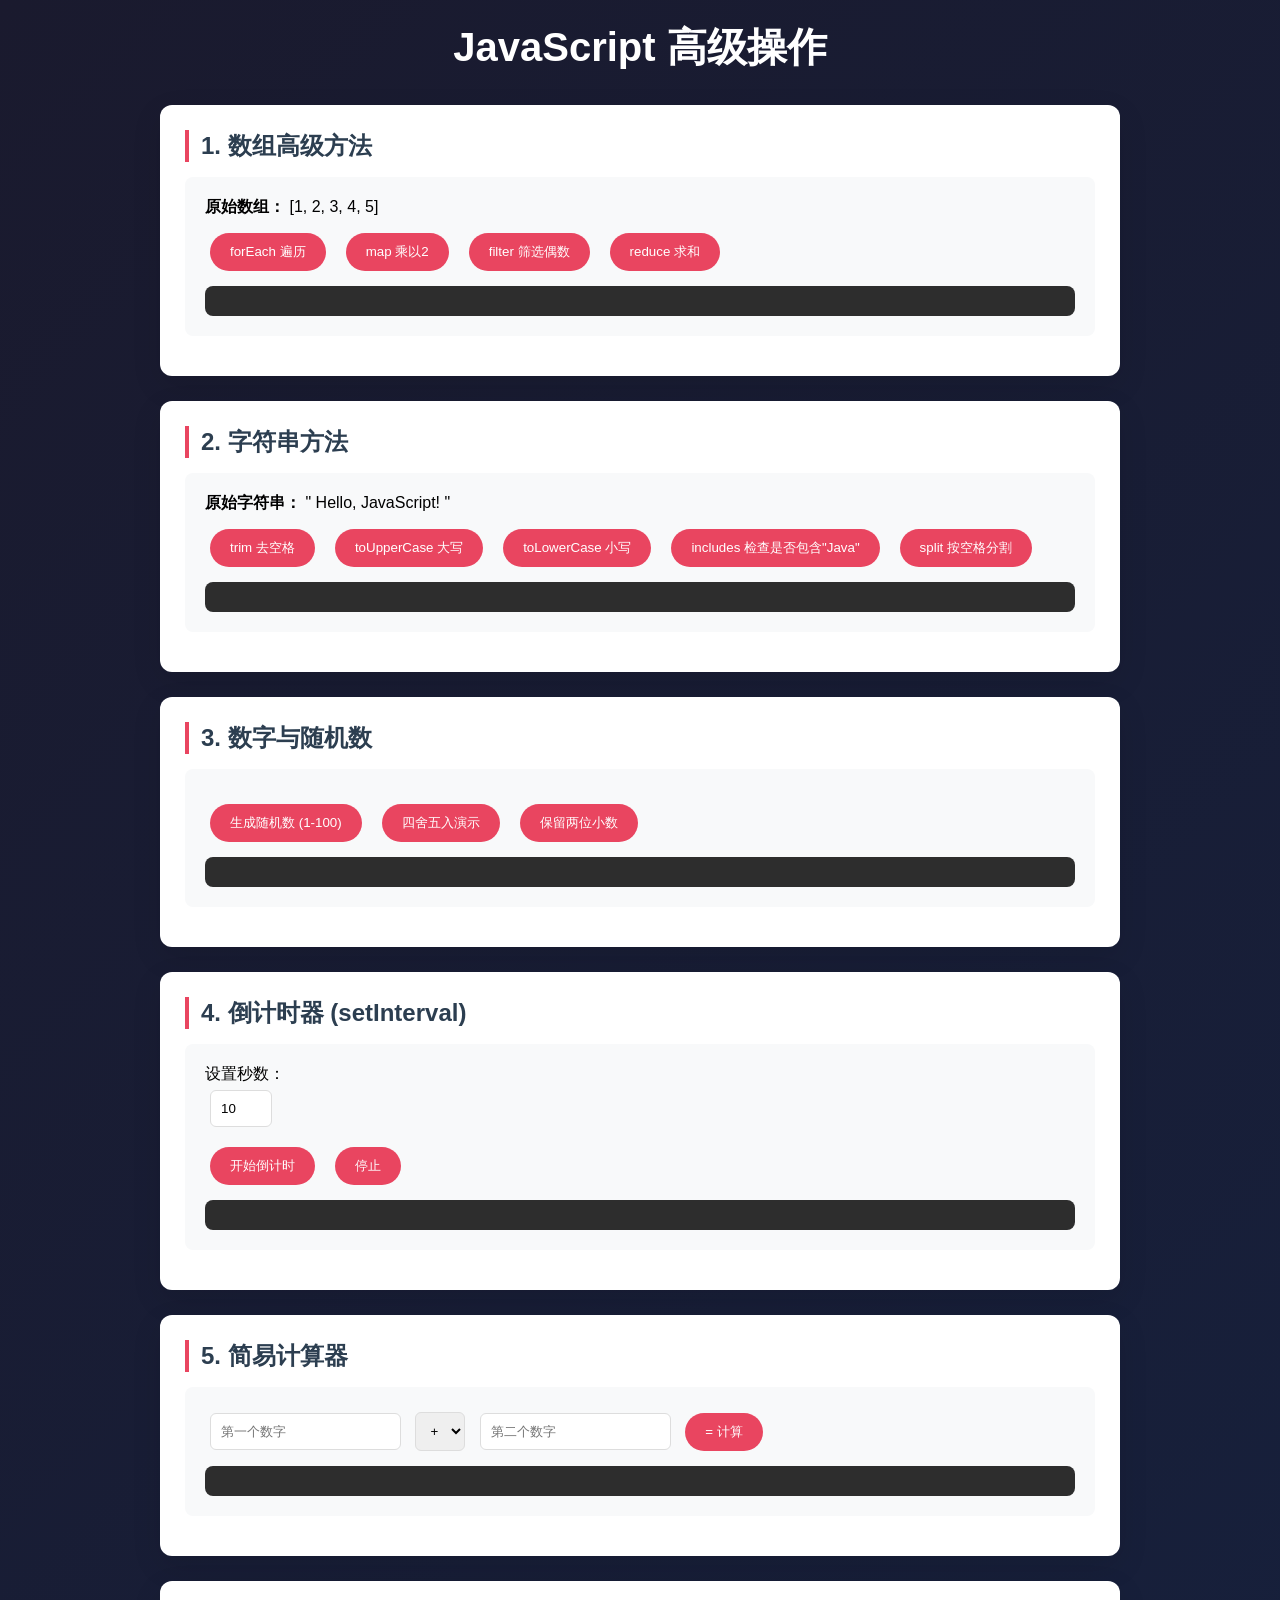
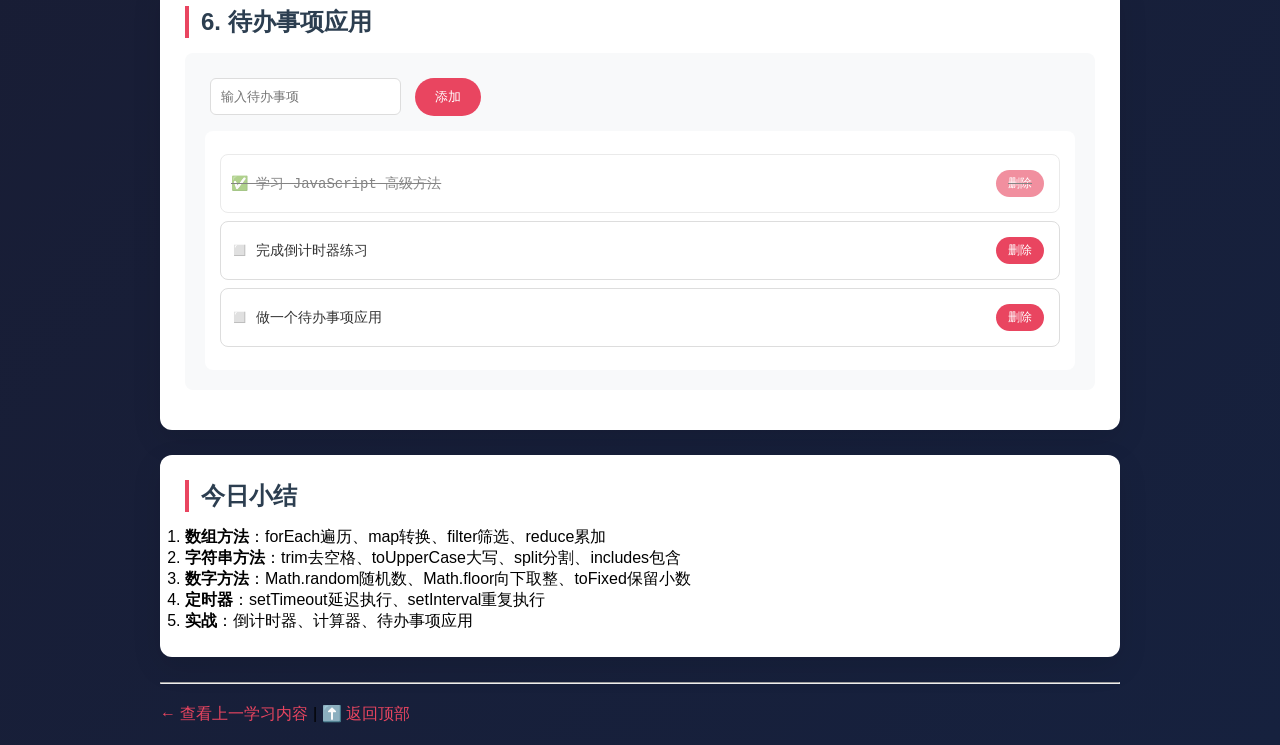
<file: 03-javascript/js-advanced/index.html>
<!DOCTYPE html>
<html lang="zh-CN">

<head>
    <meta charset="UTF-8">
    <meta name="viewport" content="width=device-width, initial-scale=1.0">
    <title>JavaScript 高级操作</title>
    <style>
        * {
            margin: 0;
            padding: 0;
            box-sizing: border-box;
        }

        body {
            font-family: 'Segoe UI', Tahoma, Geneva, Verdana, sans-serif;
            max-width: 1000px;
            margin: 0 auto;
            padding: 20px;
            background: linear-gradient(135deg, #1a1a2e 0%, #16213e 100%);
            min-height: 100vh;
        }

        h1 {
            color: white;
            text-align: center;
            margin-bottom: 30px;
            font-size: 2.5rem;
        }

        .card {
            background: white;
            border-radius: 12px;
            padding: 25px;
            margin-bottom: 25px;
            box-shadow: 0 10px 30px rgba(0, 0, 0, 0.1);
        }

        h2 {
            color: #2c3e50;
            margin-bottom: 15px;
            border-left: 4px solid #e94560;
            padding-left: 12px;
        }

        .demo-box {
            background: #f8f9fa;
            padding: 20px;
            border-radius: 8px;
            margin: 15px 0;
        }

        button {
            background: #e94560;
            color: white;
            border: none;
            padding: 10px 20px;
            border-radius: 25px;
            cursor: pointer;
            margin: 5px;
            transition: all 0.3s;
        }

        button:hover {
            background: #0f3460;
            transform: scale(1.02);
        }

        input,
        select {
            padding: 10px;
            border: 1px solid #ddd;
            border-radius: 6px;
            margin: 5px;
        }

        code {
            background: #f4f4f4;
            padding: 2px 6px;
            border-radius: 4px;
            font-family: 'Courier New', monospace;
            color: #e94560;
        }

        .output {
            background: #2d2d2d;
            color: #f8f8f2;
            padding: 15px;
            border-radius: 8px;
            font-family: monospace;
            margin-top: 10px;
            font-size: 14px;
        }

        .btn-group {
            display: flex;
            gap: 10px;
            flex-wrap: wrap;
            margin: 10px 0;
        }

        .todo-item {
            display: flex;
            justify-content: space-between;
            align-items: center;
            padding: 10px;
            background: white;
            border: 1px solid #ddd;
            border-radius: 8px;
            margin: 8px 0;
        }

        .todo-item.completed {
            text-decoration: line-through;
            opacity: 0.6;
        }

        .delete-btn {
            background: #e94560;
            padding: 5px 12px;
            font-size: 12px;
        }

        hr {
            margin: 20px 0;
        }

        a {
            color: #e94560;
            text-decoration: none;
        }

        .counter {
            font-size: 48px;
            font-weight: bold;
            text-align: center;
            margin: 20px;
            color: #e94560;
        }
    </style>
</head>

<body>
    <h1>JavaScript 高级操作</h1>

    <!-- 1. 数组高级方法 -->
    <div class="card">
        <h2>1. 数组高级方法</h2>
        <div class="demo-box">
            <p><strong>原始数组：</strong> [1, 2, 3, 4, 5]</p>
            <div class="btn-group">
                <button id="forEachBtn">forEach 遍历</button>
                <button id="mapBtn">map 乘以2</button>
                <button id="filterBtn">filter 筛选偶数</button>
                <button id="reduceBtn">reduce 求和</button>
            </div>
            <div id="arrayOutput" class="output"></div>
        </div>
    </div>

    <!-- 2. 字符串方法 -->
    <div class="card">
        <h2>2. 字符串方法</h2>
        <div class="demo-box">
            <p><strong>原始字符串：</strong> " Hello, JavaScript! "</p>
            <div class="btn-group">
                <button id="trimBtn">trim 去空格</button>
                <button id="upperBtn">toUpperCase 大写</button>
                <button id="lowerBtn">toLowerCase 小写</button>
                <button id="includesBtn">includes 检查是否包含"Java"</button>
                <button id="splitBtn">split 按空格分割</button>
            </div>
            <div id="stringOutput" class="output"></div>
        </div>
    </div>

    <!-- 3. 数字与随机数 -->
    <div class="card">
        <h2>3. 数字与随机数</h2>
        <div class="demo-box">
            <div class="btn-group">
                <button id="randomBtn">生成随机数 (1-100)</button>
                <button id="roundBtn">四舍五入演示</button>
                <button id="fixBtn">保留两位小数</button>
            </div>
            <div id="numberOutput" class="output"></div>
        </div>
    </div>

    <!-- 4. 定时器：倒计时器 -->
    <div class="card">
        <h2>4. 倒计时器 (setInterval)</h2>
        <div class="demo-box">
            <p>设置秒数：</p>
            <input type="number" id="timerSeconds" value="10" min="1" max="60">
            <div class="btn-group">
                <button id="startTimerBtn">开始倒计时</button>
                <button id="stopTimerBtn">停止</button>
            </div>
            <div id="timerOutput" class="output" style="font-size: 24px; text-align: center;"></div>
        </div>
    </div>

    <!-- 5. 计算器 -->
    <div class="card">
        <h2>5. 简易计算器</h2>
        <div class="demo-box">
            <input type="number" id="calcNum1" placeholder="第一个数字">
            <select id="calcOp">
                <option value="+">+</option>
                <option value="-">-</option>
                <option value="*">×</option>
                <option value="/">÷</option>
            </select>
            <input type="number" id="calcNum2" placeholder="第二个数字">
            <button id="calcBtn">= 计算</button>
            <div id="calcOutput" class="output"></div>
        </div>
    </div>

    <!-- 6. 待办事项应用 -->
    <div class="card">
        <h2>6. 待办事项应用</h2>
        <div class="demo-box">
            <input type="text" id="todoInput" placeholder="输入待办事项">
            <button id="addTodoBtn">添加</button>
            <div id="todoList" class="output" style="background: white; color: #333;"></div>
        </div>
    </div>

    <!-- 7. 今日小结 -->
    <div class="card">
        <h2>今日小结</h2>
        <ol>
            <li><strong>数组方法</strong>：forEach遍历、map转换、filter筛选、reduce累加</li>
            <li><strong>字符串方法</strong>：trim去空格、toUpperCase大写、split分割、includes包含</li>
            <li><strong>数字方法</strong>：Math.random随机数、Math.floor向下取整、toFixed保留小数</li>
            <li><strong>定时器</strong>：setTimeout延迟执行、setInterval重复执行</li>
            <li><strong>实战</strong>：倒计时器、计算器、待办事项应用</li>
        </ol>
    </div>

    <hr>
    <p>
        <a href="../day07-js-basics/index.html">← 查看上一学习内容</a> |
        <a href="#">⬆️ 返回顶部</a>
    </p>

    <script src="script.js"></script>
</body>

</html>
</file>
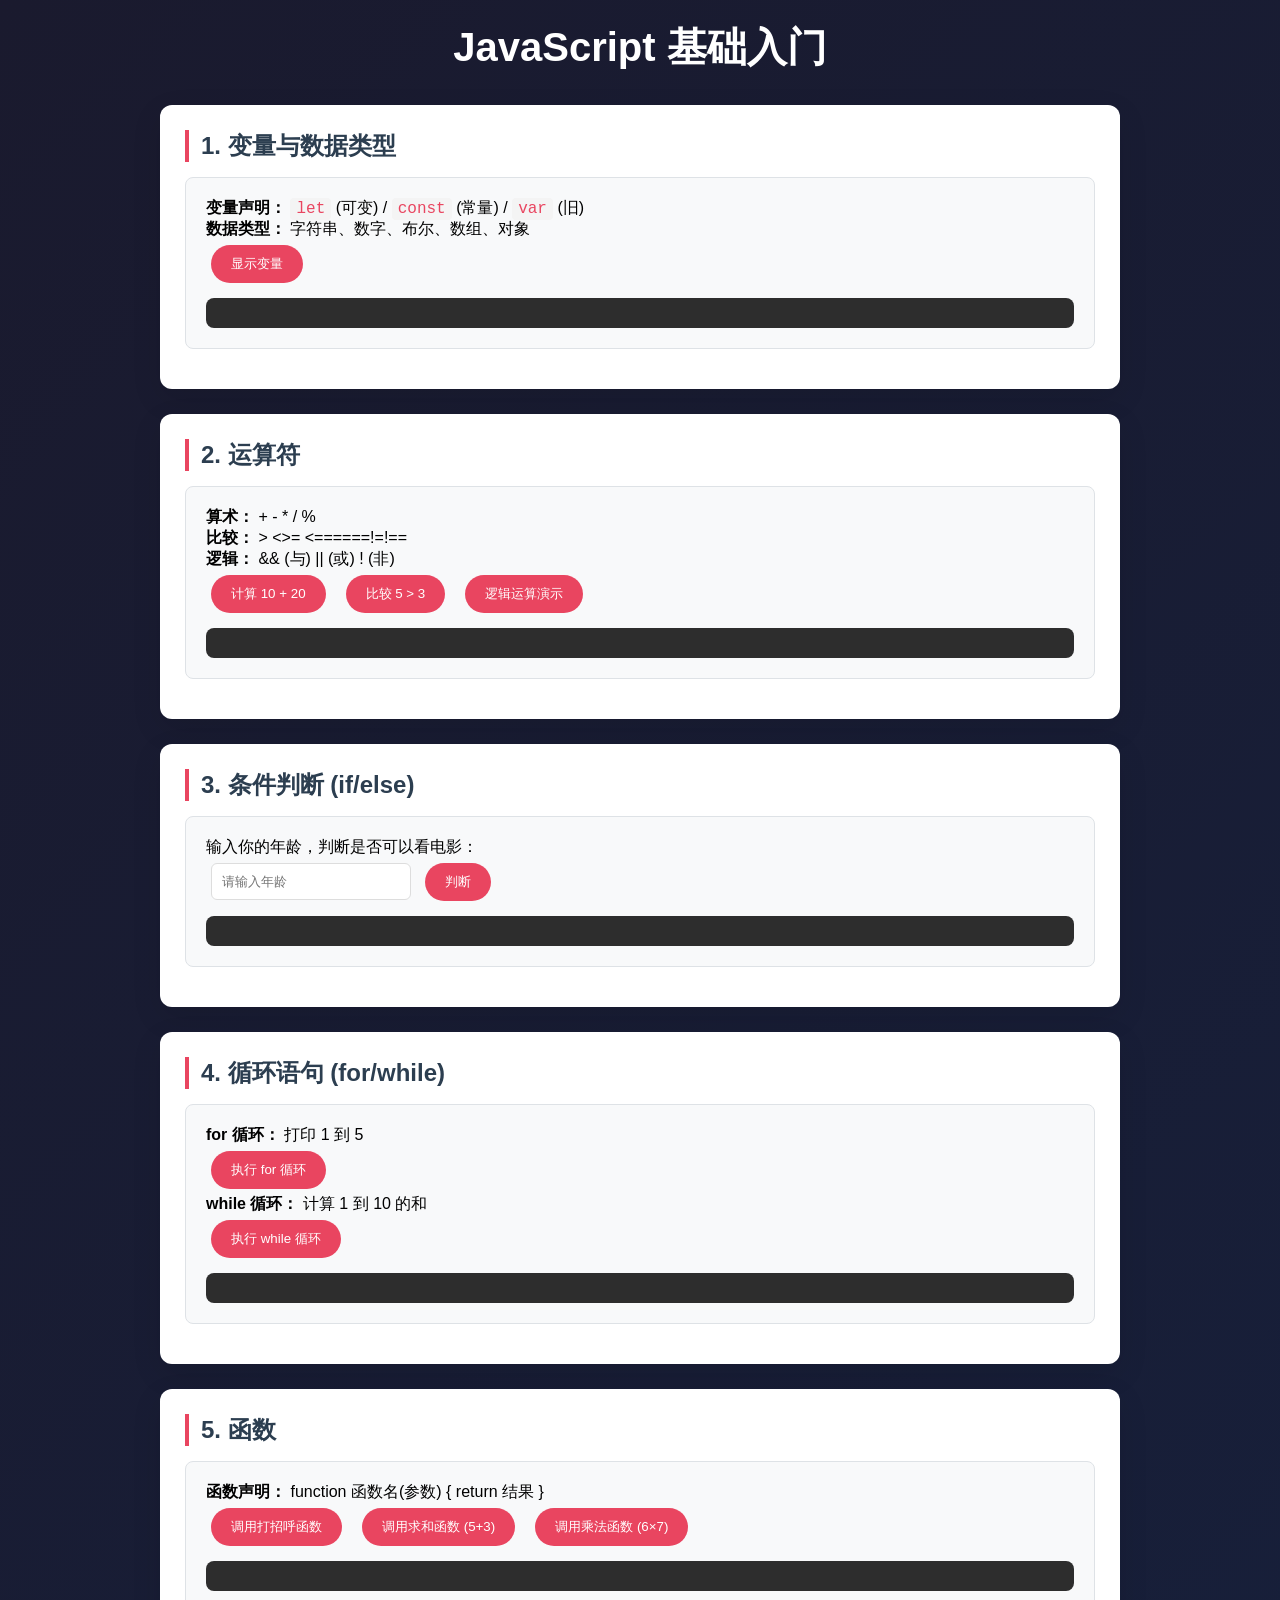
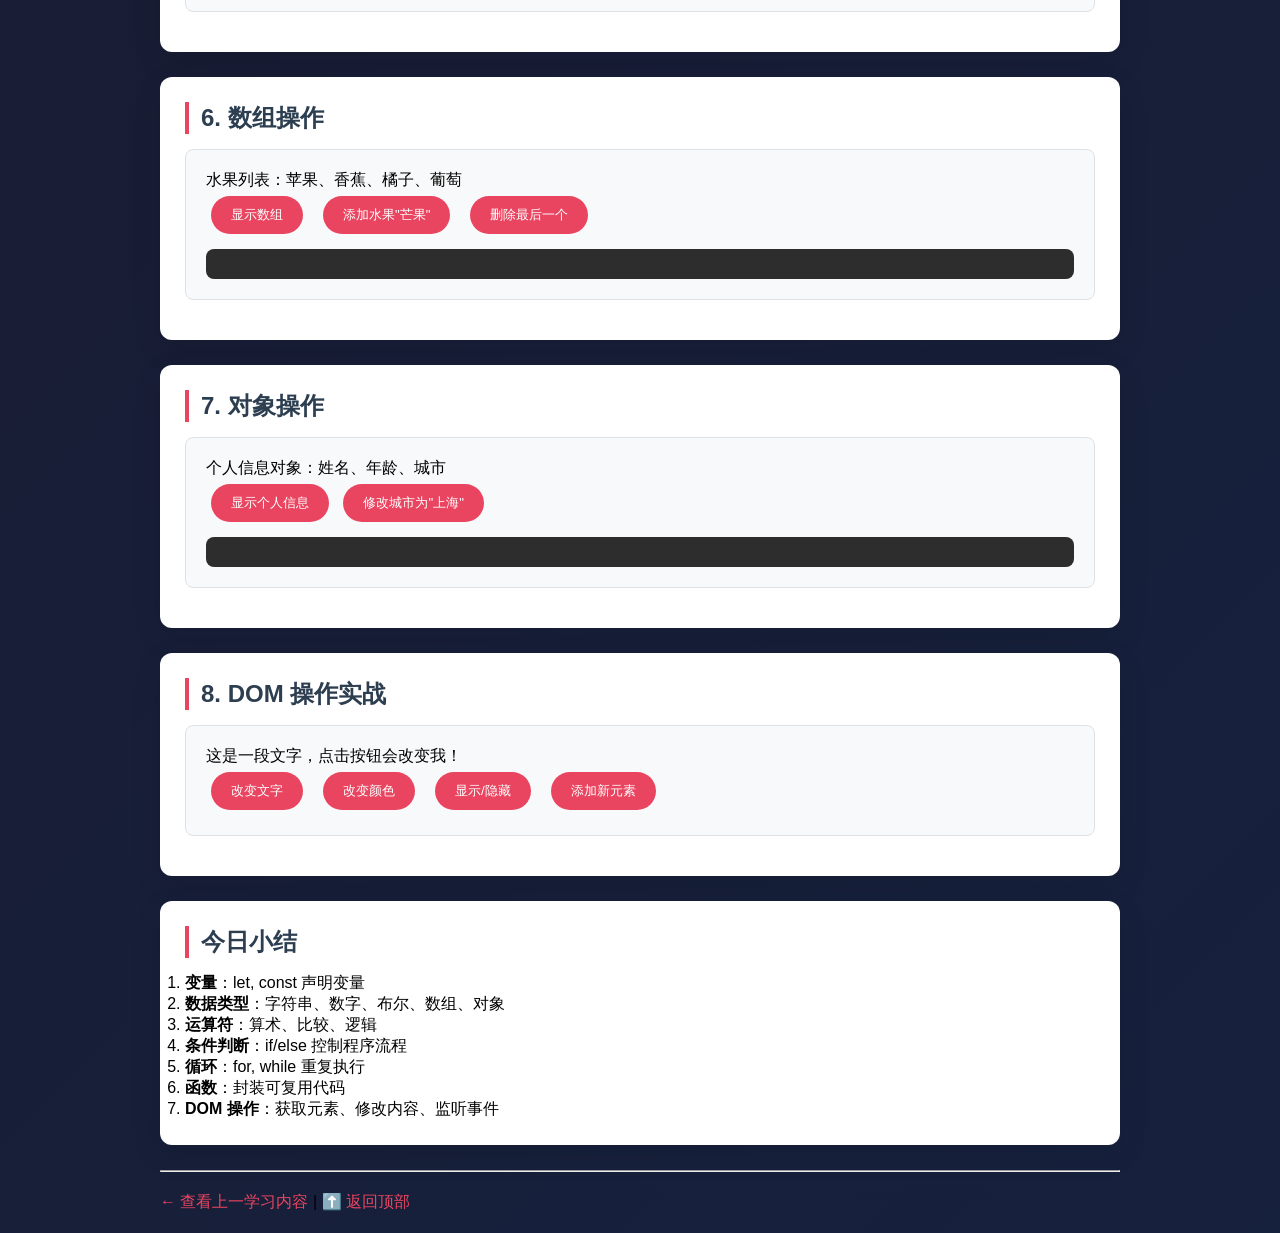
<file: 03-javascript/js-basics/index.html>
<!DOCTYPE html>
<html lang="zh-CN">

<head>
    <meta charset="UTF-8">
    <meta name="viewport" content="width=device-width, initial-scale=1.0">
    <title>JavaScript 基础入门</title>
    <style>
        * {
            margin: 0;
            padding: 0;
            box-sizing: border-box;
        }

        body {
            font-family: 'Segoe UI', Tahoma, Geneva, Verdana, sans-serif;
            max-width: 1000px;
            margin: 0 auto;
            padding: 20px;
            background: linear-gradient(135deg, #1a1a2e 0%, #16213e 100%);
            min-height: 100vh;
        }

        h1 {
            color: white;
            text-align: center;
            margin-bottom: 30px;
            font-size: 2.5rem;
        }

        .card {
            background: white;
            border-radius: 12px;
            padding: 25px;
            margin-bottom: 25px;
            box-shadow: 0 10px 30px rgba(0, 0, 0, 0.1);
        }

        h2 {
            color: #2c3e50;
            margin-bottom: 15px;
            border-left: 4px solid #e94560;
            padding-left: 12px;
        }

        .demo-box {
            background: #f8f9fa;
            padding: 20px;
            border-radius: 8px;
            margin: 15px 0;
            border: 1px solid #dee2e6;
        }

        button {
            background: #e94560;
            color: white;
            border: none;
            padding: 10px 20px;
            border-radius: 25px;
            cursor: pointer;
            margin: 5px;
            transition: all 0.3s;
        }

        button:hover {
            background: #0f3460;
            transform: scale(1.05);
        }

        input {
            padding: 10px;
            border: 1px solid #ddd;
            border-radius: 6px;
            width: 200px;
            margin: 5px;
        }

        code {
            background: #f4f4f4;
            padding: 2px 6px;
            border-radius: 4px;
            font-family: 'Courier New', monospace;
            color: #e94560;
        }

        .output {
            background: #2d2d2d;
            color: #f8f8f2;
            padding: 15px;
            border-radius: 8px;
            font-family: monospace;
            margin-top: 10px;
        }

        hr {
            margin: 20px 0;
        }

        a {
            color: #e94560;
            text-decoration: none;
        }

        .btn-group {
            display: flex;
            gap: 10px;
            flex-wrap: wrap;
        }
    </style>
</head>

<body>
    <h1>JavaScript 基础入门</h1>

    <!-- 1. 变量与数据类型 -->
    <div class="card">
        <h2>1. 变量与数据类型</h2>
        <div class="demo-box">
            <p><strong>变量声明：</strong> <code>let</code> (可变) / <code>const</code> (常量) / <code>var</code> (旧)</p>
            <p><strong>数据类型：</strong> 字符串、数字、布尔、数组、对象</p>
            <button id="showVariablesBtn">显示变量</button>
            <div id="variablesOutput" class="output" style="margin-top: 10px;"></div>
        </div>
    </div>

    <!-- 2. 运算符演示 -->
    <div class="card">
        <h2>2. 运算符</h2>
        <div class="demo-box">
            <p><strong>算术：</strong> + - * / %</p>
            <p><strong>比较：</strong> > <>= <======!=!==</p>
                        <p><strong>逻辑：</strong> && (与) || (或) ! (非)</p>
                        <div class="btn-group">
                            <button id="calcBtn">计算 10 + 20</button>
                            <button id="compareBtn">比较 5 > 3</button>
                            <button id="logicBtn">逻辑运算演示</button>
                        </div>
                        <div id="operatorOutput" class="output"></div>
        </div>
    </div>

    <!-- 3. 条件判断 -->
    <div class="card">
        <h2>3. 条件判断 (if/else)</h2>
        <div class="demo-box">
            <p>输入你的年龄，判断是否可以看电影：</p>
            <input type="number" id="ageInput" placeholder="请输入年龄">
            <button id="checkAgeBtn">判断</button>
            <div id="ageOutput" class="output"></div>
        </div>
    </div>

    <!-- 4. 循环语句 -->
    <div class="card">
        <h2>4. 循环语句 (for/while)</h2>
        <div class="demo-box">
            <p><strong>for 循环：</strong> 打印 1 到 5</p>
            <button id="forLoopBtn">执行 for 循环</button>
            <p><strong>while 循环：</strong> 计算 1 到 10 的和</p>
            <button id="whileLoopBtn">执行 while 循环</button>
            <div id="loopOutput" class="output"></div>
        </div>
    </div>

    <!-- 5. 函数 -->
    <div class="card">
        <h2>5. 函数</h2>
        <div class="demo-box">
            <p><strong>函数声明：</strong> function 函数名(参数) { return 结果 }</p>
            <div class="btn-group">
                <button id="greetBtn">调用打招呼函数</button>
                <button id="sumBtn">调用求和函数 (5+3)</button>
                <button id="multiplyBtn">调用乘法函数 (6×7)</button>
            </div>
            <div id="functionOutput" class="output"></div>
        </div>
    </div>

    <!-- 6. 数组操作 -->
    <div class="card">
        <h2>6. 数组操作</h2>
        <div class="demo-box">
            <p>水果列表：苹果、香蕉、橘子、葡萄</p>
            <div class="btn-group">
                <button id="showArrayBtn">显示数组</button>
                <button id="addFruitBtn">添加水果"芒果"</button>
                <button id="removeLastBtn">删除最后一个</button>
            </div>
            <div id="arrayOutput" class="output"></div>
        </div>
    </div>

    <!-- 7. 对象操作 -->
    <div class="card">
        <h2>7. 对象操作</h2>
        <div class="demo-box">
            <p>个人信息对象：姓名、年龄、城市</p>
            <button id="showObjectBtn">显示个人信息</button>
            <button id="updateCityBtn">修改城市为"上海"</button>
            <div id="objectOutput" class="output"></div>
        </div>
    </div>

    <!-- 8. DOM 操作实战 -->
    <div class="card">
        <h2>8. DOM 操作实战</h2>
        <div class="demo-box">
            <p id="textDemo">这是一段文字，点击按钮会改变我！</p>
            <div class="btn-group">
                <button id="changeTextBtn">改变文字</button>
                <button id="changeColorBtn">改变颜色</button>
                <button id="toggleBtn">显示/隐藏</button>
                <button id="addElementBtn">添加新元素</button>
            </div>
            <div id="dynamicContainer"></div>
        </div>
    </div>

    <!-- 9. 今日小结 -->
    <div class="card">
        <h2>今日小结</h2>
        <ol>
            <li><strong>变量</strong>：let, const 声明变量</li>
            <li><strong>数据类型</strong>：字符串、数字、布尔、数组、对象</li>
            <li><strong>运算符</strong>：算术、比较、逻辑</li>
            <li><strong>条件判断</strong>：if/else 控制程序流程</li>
            <li><strong>循环</strong>：for, while 重复执行</li>
            <li><strong>函数</strong>：封装可复用代码</li>
            <li><strong>DOM 操作</strong>：获取元素、修改内容、监听事件</li>
        </ol>
    </div>

    <hr>
    <p>
        <a href="../../02-css/day06-grid/index.html">← 查看上一学习内容</a> |
        <a href="#">⬆️ 返回顶部</a>
    </p>
    <script src="script.js"></script>
</body>

</html>
</file>
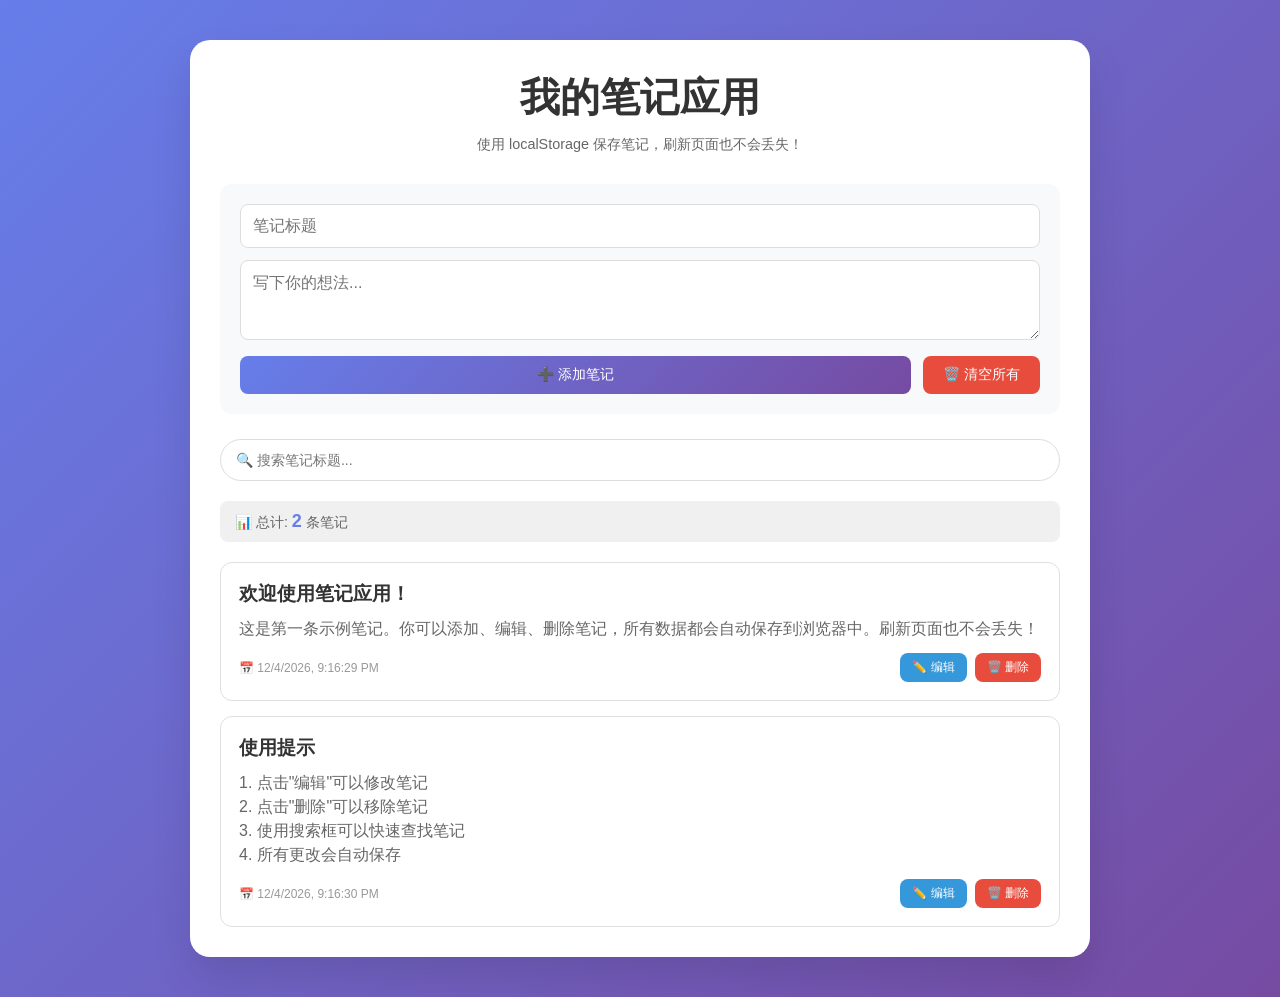
<file: 03-javascript/localstorage/index.html>
<!DOCTYPE html>
<html lang="zh-CN">

<head>
    <meta charset="UTF-8">
    <meta name="viewport" content="width=device-width, initial-scale=1.0">
    <title>笔记应用 | 本地存储实战</title>
    <link rel="stylesheet" href="style.css">
</head>

<body>
    <div class="container">
        <header>
            <h1>我的笔记应用</h1>
            <p>使用 localStorage 保存笔记，刷新页面也不会丢失！</p>
        </header>

        <!-- 添加笔记区域 -->
        <div class="add-note">
            <input type="text" id="noteTitle" placeholder="笔记标题">
            <textarea id="noteContent" rows="3" placeholder="写下你的想法..."></textarea>
            <div class="btn-group">
                <button id="addBtn" class="btn-primary">➕ 添加笔记</button>
                <button id="clearAllBtn" class="btn-danger">🗑️ 清空所有</button>
            </div>
        </div>

        <!-- 搜索区域 -->
        <div class="search-box">
            <input type="text" id="searchInput" placeholder="🔍 搜索笔记标题...">
        </div>

        <!-- 统计信息 -->
        <div class="stats" id="stats">
            <span>📊 总计: <strong id="totalCount">0</strong> 条笔记</span>
        </div>

        <!-- 笔记列表 -->
        <div id="notesList" class="notes-list"></div>
    </div>

    <script src="script.js"></script>
</body>

</html>
</file>
<file: 02-css/-grid/style.css>
/* ====================================
   Day 6 - Grid 网格布局
   ==================================== */

* {
    margin: 0;
    padding: 0;
    box-sizing: border-box;
}

body {
    font-family: 'Segoe UI', Tahoma, Geneva, Verdana, sans-serif;
    max-width: 1200px;
    margin: 0 auto;
    padding: 20px;
    background: linear-gradient(135deg, #1a1a2e 0%, #16213e 100%);
    min-height: 100vh;
}

h1 {
    color: white;
    text-align: center;
    margin-bottom: 30px;
    font-size: 2.5rem;
    text-shadow: 2px 2px 4px rgba(0,0,0,0.2);
}

h2 {
    color: #2c3e50;
    margin-bottom: 20px;
    border-left: 4px solid #e94560;
    padding-left: 12px;
}

.card {
    background: white;
    border-radius: 12px;
    padding: 25px;
    margin-bottom: 25px;
    box-shadow: 0 10px 30px rgba(0,0,0,0.1);
}

/* ========== Flex vs Grid 对比 ========== */
.compare {
    display: flex;
    gap: 20px;
    margin-top: 20px;
}

.compare-item {
    flex: 1;
    background: #f8f9fa;
    padding: 15px;
    border-radius: 8px;
}

.flex-demo {
    display: flex;
    gap: 10px;
    margin-top: 10px;
}

.flex-demo span {
    background: #e94560;
    color: white;
    padding: 8px 15px;
    border-radius: 6px;
}

.grid-demo {
    display: grid;
    grid-template-columns: repeat(3, 1fr);
    gap: 10px;
    margin-top: 10px;
}

.grid-demo span {
    background: #0f3460;
    color: white;
    padding: 8px;
    text-align: center;
    border-radius: 6px;
}

/* ========== 通用网格项样式 ========== */
.grid-item {
    background: #0f3460;
    color: white;
    padding: 20px;
    text-align: center;
    border-radius: 8px;
    font-weight: bold;
    transition: transform 0.2s;
}

.grid-item:hover {
    transform: scale(1.02);
}

/* ========== 基本网格 ========== */
.basic-grid {
    display: grid;
    grid-template-columns: 1fr 1fr 1fr;
    grid-template-rows: 80px 80px;
    gap: 12px;
    margin: 20px 0;
}

/* ========== fr 单位演示 ========== */
.fr-grid {
    display: grid;
    grid-template-columns: 1fr 2fr 1fr;
    gap: 12px;
    margin: 20px 0;
}

/* ========== repeat() 函数 ========== */
.repeat-grid {
    display: grid;
    grid-template-columns: repeat(4, 1fr);
    gap: 12px;
    margin: 20px 0;
}

/* ========== minmax() 响应式 ========== */
.responsive-grid {
    display: grid;
    grid-template-columns: repeat(3, minmax(150px, 1fr));
    gap: 12px;
    margin: 20px 0;
}

/* ========== auto-fill 自动填充 ========== */
.auto-fill-grid {
    display: grid;
    grid-template-columns: repeat(auto-fill, minmax(100px, 1fr));
    gap: 12px;
    margin: 20px 0;
}

/* ========== 网格项跨越 ========== */
.span-grid {
    display: grid;
    grid-template-columns: repeat(3, 1fr);
    gap: 12px;
    margin: 20px 0;
}

.span-2 {
    grid-column: span 2;
    background: #e94560;
}

.span-2-row {
    grid-row: span 2;
    background: #0f3460;
}

/* ========== 作品集页面 ========== */
.portfolio {
    display: grid;
    grid-template-areas:
        "header header"
        "nav nav"
        "sidebar main"
        "footer footer";
    grid-template-columns: 250px 1fr;
    gap: 20px;
    margin: 20px 0;
}

.portfolio-header {
    grid-area: header;
    background: linear-gradient(135deg, #0f3460 0%, #1a1a2e 100%);
    color: white;
    padding: 40px;
    text-align: center;
    border-radius: 12px;
}

.portfolio-header h1 {
    color: white;
    margin-bottom: 10px;
    font-size: 2rem;
}

.portfolio-nav {
    grid-area: nav;
    background: #1a1a2e;
    padding: 15px;
    border-radius: 12px;
    display: flex;
    gap: 20px;
    justify-content: center;
}

.portfolio-nav a {
    color: white;
    text-decoration: none;
    padding: 8px 20px;
    border-radius: 25px;
    transition: all 0.3s;
}

.portfolio-nav a:hover {
    background: #e94560;
}

.portfolio-sidebar {
    grid-area: sidebar;
    background: #f8f9fa;
    padding: 20px;
    border-radius: 12px;
}

.portfolio-sidebar h3 {
    color: #0f3460;
    margin-bottom: 15px;
}

.portfolio-sidebar ul {
    list-style: none;
}

.portfolio-sidebar li {
    padding: 8px 0;
    color: #555;
    border-bottom: 1px solid #eee;
}

.portfolio-main {
    grid-area: main;
    display: grid;
    grid-template-columns: repeat(auto-fill, minmax(280px, 1fr));
    gap: 20px;
}

.project-card {
    background: #f8f9fa;
    padding: 20px;
    border-radius: 12px;
    transition: transform 0.3s, box-shadow 0.3s;
}

.project-card:hover {
    transform: translateY(-5px);
    box-shadow: 0 10px 25px rgba(0,0,0,0.1);
}

.project-card h3 {
    color: #0f3460;
    margin-bottom: 10px;
}

.project-card p {
    color: #666;
    line-height: 1.6;
}

.portfolio-footer {
    grid-area: footer;
    background: #1a1a2e;
    color: white;
    text-align: center;
    padding: 20px;
    border-radius: 12px;
}

/* 响应式：手机屏幕 */
@media (max-width: 768px) {
    .portfolio {
        grid-template-areas:
            "header"
            "nav"
            "sidebar"
            "main"
            "footer";
        grid-template-columns: 1fr;
    }
    
    .compare {
        flex-direction: column;
    }
    
    h1 {
        font-size: 1.8rem;
    }
}

/* ========== 代码样式 ========== */
pre {
    background: #2d2d2d;
    color: #f8f8f2;
    padding: 15px;
    border-radius: 8px;
    overflow-x: auto;
    margin: 15px 0;
}

code {
    background: #f4f4f4;
    padding: 2px 6px;
    border-radius: 4px;
    font-family: 'Courier New', monospace;
    font-size: 0.9em;
    color: #e94560;
}

pre code {
    background: transparent;
    color: #f8f8f2;
    padding: 0;
}

/* 链接样式 */
a {
    color: #e94560;
    text-decoration: none;
}

a:hover {
    text-decoration: underline;
}

hr {
    margin: 30px 0;
    border: none;
    height: 1px;
    background: linear-gradient(to right, transparent, #ccc, transparent);
}

p:last-child {
    text-align: center;
    color: rgba(255,255,255,0.8);
    font-size: 0.9rem;
}
</file>
<file: 02-css/css-basics/style.css>
/* ====================================
   CSS基础入门
   这是外部样式表，可以被多个页面复用
   ==================================== */

/* 1. 全局样式 - 作用于整个页面 */
* {
    margin: 0;
    padding: 0;
    box-sizing: border-box;
    /* 让 width 包含 padding 和 border */
}

body {
    font-family: 'Segoe UI', Tahoma, Geneva, Verdana, sans-serif;
    max-width: 900px;
    margin: 0 auto;
    /* 水平居中 */
    padding: 20px;
    background: linear-gradient(135deg, #667eea 0%, #764ba2 100%);
    min-height: 100vh;
}

/* 2. 标题样式 */
h1 {
    color: white;
    text-align: center;
    margin-bottom: 30px;
    font-size: 2.5rem;
    text-shadow: 2px 2px 4px rgba(0, 0, 0, 0.2);
}

h2 {
    color: #2c3e50;
    margin-bottom: 15px;
    border-left: 4px solid #3498db;
    padding-left: 12px;
}

/* 3. 卡片样式（类选择器）*/
.card {
    background: white;
    border-radius: 12px;
    padding: 25px;
    margin-bottom: 25px;
    box-shadow: 0 10px 30px rgba(0, 0, 0, 0.1);
    transition: transform 0.3s ease, box-shadow 0.3s ease;
}

.card:hover {
    transform: translateY(-5px);
    box-shadow: 0 15px 40px rgba(0, 0, 0, 0.15);
}

/* 4. 特殊卡片样式（ID选择器）*/
#special {
    background: linear-gradient(135deg, #fff3e0 0%, #ffe6cc 100%);
    border-left: 5px solid #e67e22;
}

/* 5. 列表样式 */
ul,
ol {
    margin-left: 25px;
    margin-top: 10px;
    margin-bottom: 10px;
}

li {
    line-height: 1.8;
    color: #555;
}

/* 6. 表格样式 */
table {
    width: 100%;
    border-collapse: collapse;
    margin: 15px 0;
}

th,
td {
    border: 1px solid #ddd;
    padding: 10px;
    text-align: left;
}

th {
    background-color: #3498db;
    color: white;
}

tr:nth-child(even) {
    background-color: #f9f9f9;
}

tr:hover {
    background-color: #f1f1f1;
}

/* 7. 代码样式 */
code {
    background: #f4f4f4;
    padding: 2px 6px;
    border-radius: 4px;
    font-family: 'Courier New', monospace;
    font-size: 0.9em;
    color: #e74c3c;
}

/* 8. 链接样式 */
a {
    color: #3498db;
    text-decoration: none;
    transition: color 0.3s ease;
}

a:hover {
    color: #e67e22;
    text-decoration: underline;
}

/* 9. 分割线样式 */
hr {
    margin: 30px 0;
    border: none;
    height: 1px;
    background: linear-gradient(to right, transparent, #ccc, transparent);
}

/* 10. 页脚样式 */
p:last-child {
    text-align: center;
    color: rgba(255, 255, 255, 0.8);
    font-size: 0.9rem;
}
</file>
<file: 02-css/flexbox/style.css>
/* ====================================
   Day 5 - Flexbox 弹性布局
   ==================================== */

* {
    margin: 0;
    padding: 0;
    box-sizing: border-box;
}

body {
    font-family: 'Segoe UI', Tahoma, Geneva, Verdana, sans-serif;
    max-width: 1200px;
    margin: 0 auto;
    padding: 20px;
    background: linear-gradient(135deg, #1e3c72 0%, #1853b9 100%);
    min-height: 100vh;
}

h1 {
    color: white;
    text-align: center;
    margin-bottom: 30px;
    font-size: 2.5rem;
    text-shadow: 2px 2px 4px rgba(0,0,0,0.2);
}

h2 {
    color: #2c3e50;
    margin-bottom: 20px;
    border-left: 4px solid #3498db;
    padding-left: 12px;
}

/* 卡片样式 */
.card {
    background: white;
    border-radius: 12px;
    padding: 25px;
    margin-bottom: 25px;
    box-shadow: 0 10px 30px rgba(0,0,0,0.1);
}

/* ========== 基础 Flex 演示 ========== */
.flex-container {
    display: flex;
    background: #f8f9fa;
    border-radius: 8px;
    padding: 15px;
    margin: 10px 0;
    border: 1px solid #dee2e6;
}

.flex-item {
    background: #3498db;
    color: white;
    padding: 12px 20px;
    margin: 5px;
    border-radius: 6px;
    text-align: center;
    font-weight: bold;
    min-width: 50px;
}

/* flex-direction 演示 */
.row-demo {
    flex-direction: row;
}

.column-demo {
    flex-direction: column;
}

.row-reverse-demo {
    flex-direction: row-reverse;
}

/* justify-content 演示 */
.justify-start {
    justify-content: flex-start;
}

.justify-center {
    justify-content: center;
}

.justify-between {
    justify-content: space-between;
}

.justify-around {
    justify-content: space-around;
}

.justify-evenly {
    justify-content: space-evenly;
}

/* align-items 演示 */
.align-stretch {
    align-items: stretch;
}

.align-center {
    align-items: center;
}

.align-end {
    align-items: flex-end;
}

/* 主轴与交叉轴示意图 */
.axis-demo {
    background: #f8f9fa;
    border-radius: 8px;
    padding: 20px;
    margin: 15px 0;
}

.axis-container {
    position: relative;
    background: white;
    border: 2px solid #dee2e6;
    border-radius: 8px;
    padding: 30px;
    text-align: center;
}

.axis-line {
    position: relative;
    margin: 10px 0;
}

.main-axis {
    background: rgba(52, 152, 219, 0.3);
    height: 2px;
    width: 100%;
}

.main-axis::after {
    content: "→";
    position: absolute;
    right: -20px;
    top: -12px;
    font-size: 20px;
    color: #3498db;
}

.cross-axis {
    background: rgba(46, 204, 113, 0.3);
    width: 2px;
    height: 100px;
    margin: 0 auto;
}

.cross-axis::after {
    content: "↓";
    position: absolute;
    bottom: -20px;
    left: -8px;
    font-size: 20px;
    color: #2ecc71;
}

.axis-label {
    display: inline-block;
    margin: 10px;
    padding: 5px 10px;
    background: #e9ecef;
    border-radius: 4px;
    font-size: 14px;
}

/* ========== 实战：导航栏 ========== */
.navbar {
    display: flex;
    justify-content: space-between;
    align-items: center;
    background: linear-gradient(135deg, #667eea 0%, #764ba2 100%);
    padding: 15px 25px;
    border-radius: 50px;
    margin: 20px 0;
    flex-wrap: wrap;
}

.logo {
    color: white;
    font-size: 1.5rem;
    font-weight: bold;
}

.nav-links {
    display: flex;
    list-style: none;
    gap: 25px;
    flex-wrap: wrap;
}

.nav-links a {
    color: white;
    text-decoration: none;
    padding: 8px 16px;
    border-radius: 25px;
    transition: all 0.3s;
}

.nav-links a:hover {
    background: rgba(255,255,255,0.2);
    transform: translateY(-2px);
}

/* 响应式：手机屏幕 */
@media (max-width: 600px) {
    .navbar {
        flex-direction: column;
        gap: 15px;
        text-align: center;
    }
    
    .nav-links {
        justify-content: center;
    }
}

/* ========== 实战：卡片网格 ========== */
.card-grid {
    display: flex;
    flex-wrap: wrap;
    gap: 20px;
    margin: 20px 0;
}

.grid-card {
    flex: 1;
    min-width: 200px;
    background: #f8f9fa;
    border-radius: 12px;
    padding: 20px;
    text-align: center;
    transition: transform 0.3s, box-shadow 0.3s;
    cursor: pointer;
}

.grid-card:hover {
    transform: translateY(-5px);
    box-shadow: 0 10px 25px rgba(0,0,0,0.1);
}

.card-icon {
    font-size: 48px;
    margin-bottom: 15px;
}

.grid-card h3 {
    margin-bottom: 10px;
    color: #2c3e50;
}

.grid-card p {
    color: #666;
    font-size: 14px;
    line-height: 1.5;
    margin-bottom: 15px;
}

.badge {
    display: inline-block;
    padding: 4px 12px;
    background: #3498db;
    color: white;
    border-radius: 20px;
    font-size: 12px;
}

.grid-card:nth-child(1) .badge { background: #2ecc71; }
.grid-card:nth-child(2) .badge { background: #2ecc71; }
.grid-card:nth-child(3) .badge { background: #f39c12; }
.grid-card:nth-child(4) .badge { background: #95a5a6; }

/* 响应式：手机屏幕 */
@media (max-width: 768px) {
    .card-grid {
        flex-direction: column;
    }
    
    .grid-card {
        min-width: auto;
    }
}

/* 代码样式 */
code {
    background: #f4f4f4;
    padding: 2px 6px;
    border-radius: 4px;
    font-family: 'Courier New', monospace;
    font-size: 0.9em;
    color: #e74c3c;
}

/* 链接样式 */
a {
    color: #3498db;
    text-decoration: none;
}

a:hover {
    color: #e67e22;
    text-decoration: underline;
}

hr {
    margin: 30px 0;
    border: none;
    height: 1px;
    background: linear-gradient(to right, transparent, #ccc, transparent);
}

p:last-child {
    text-align: center;
    color: rgba(255,255,255,0.8);
    font-size: 0.9rem;
}
</file>
<file: 03-javascript/localstorage/style.css>
* {
    margin: 0;
    padding: 0;
    box-sizing: border-box;
}

body {
    font-family: 'Segoe UI', Tahoma, Geneva, Verdana, sans-serif;
    background: linear-gradient(135deg, #667eea 0%, #764ba2 100%);
    min-height: 100vh;
    padding: 40px 20px;
}

.container {
    max-width: 900px;
    margin: 0 auto;
    background: white;
    border-radius: 20px;
    box-shadow: 0 20px 40px rgba(0, 0, 0, 0.1);
    overflow: hidden;
    padding: 30px;
}

header {
    text-align: center;
    margin-bottom: 30px;
}

header h1 {
    font-size: 2.5rem;
    color: #333;
    margin-bottom: 10px;
}

header p {
    color: #666;
    font-size: 0.9rem;
}

/* 添加笔记区域 */
.add-note {
    background: #f8f9fa;
    padding: 20px;
    border-radius: 12px;
    margin-bottom: 25px;
}

.add-note input,
.add-note textarea {
    width: 100%;
    padding: 12px;
    border: 1px solid #ddd;
    border-radius: 8px;
    font-size: 16px;
    margin-bottom: 12px;
    font-family: inherit;
    transition: border-color 0.3s;
}

.add-note input:focus,
.add-note textarea:focus {
    outline: none;
    border-color: #667eea;
}

.add-note textarea {
    resize: vertical;
}

/* 按钮样式 */
.btn-group {
    display: flex;
    gap: 12px;
}

button {
    padding: 10px 20px;
    border: none;
    border-radius: 8px;
    font-size: 14px;
    cursor: pointer;
    transition: all 0.3s;
    font-weight: 500;
}

.btn-primary {
    background: linear-gradient(135deg, #667eea 0%, #764ba2 100%);
    color: white;
    flex: 1;
}

.btn-primary:hover {
    transform: translateY(-2px);
    box-shadow: 0 5px 15px rgba(102, 126, 234, 0.4);
}

.btn-danger {
    background: #e74c3c;
    color: white;
}

.btn-danger:hover {
    background: #c0392b;
}

.btn-edit {
    background: #3498db;
    color: white;
    padding: 6px 12px;
    font-size: 12px;
}

.btn-edit:hover {
    background: #2980b9;
}

.btn-delete {
    background: #e74c3c;
    color: white;
    padding: 6px 12px;
    font-size: 12px;
}

.btn-delete:hover {
    background: #c0392b;
}

/* 搜索框 */
.search-box {
    margin-bottom: 20px;
}

.search-box input {
    width: 100%;
    padding: 12px 15px;
    border: 1px solid #ddd;
    border-radius: 25px;
    font-size: 14px;
    transition: all 0.3s;
}

.search-box input:focus {
    outline: none;
    border-color: #667eea;
    box-shadow: 0 0 0 3px rgba(102, 126, 234, 0.1);
}

/* 统计信息 */
.stats {
    background: #f0f0f0;
    padding: 10px 15px;
    border-radius: 8px;
    margin-bottom: 20px;
    font-size: 14px;
    color: #666;
}

.stats strong {
    color: #667eea;
    font-size: 18px;
}

/* 笔记列表 */
.notes-list {
    display: flex;
    flex-direction: column;
    gap: 15px;
}

.note-card {
    background: #fff;
    border: 1px solid #e0e0e0;
    border-radius: 12px;
    padding: 18px;
    transition: all 0.3s;
    position: relative;
}

.note-card:hover {
    box-shadow: 0 5px 20px rgba(0, 0, 0, 0.1);
    transform: translateY(-2px);
}

.note-title {
    font-size: 1.2rem;
    font-weight: bold;
    color: #333;
    margin-bottom: 10px;
    padding-right: 100px;
}

.note-content {
    color: #666;
    line-height: 1.5;
    margin-bottom: 12px;
    white-space: pre-wrap;
    word-break: break-word;
}

.note-date {
    font-size: 0.75rem;
    color: #999;
    display: flex;
    justify-content: space-between;
    align-items: center;
    flex-wrap: wrap;
    gap: 10px;
}

.note-actions {
    display: flex;
    gap: 8px;
}

/* 空状态 */
.empty-state {
    text-align: center;
    padding: 60px 20px;
    color: #999;
}

.empty-state p {
    font-size: 1.1rem;
    margin-bottom: 10px;
}

.empty-state small {
    font-size: 0.85rem;
}

/* 编辑模式 */
.note-card.editing .note-title,
.note-card.editing .note-content {
    display: none;
}

.edit-input,
.edit-textarea {
    width: 100%;
    padding: 8px;
    border: 1px solid #667eea;
    border-radius: 6px;
    margin-bottom: 10px;
    font-family: inherit;
}

.edit-textarea {
    resize: vertical;
    min-height: 80px;
}

.edit-actions {
    display: flex;
    gap: 8px;
    margin-top: 10px;
}

/* 响应式 */
@media (max-width: 600px) {
    .container {
        padding: 20px;
    }

    header h1 {
        font-size: 1.8rem;
    }

    .note-title {
        padding-right: 0;
    }

    .note-date {
        flex-direction: column;
        align-items: flex-start;
    }
}
</file>
